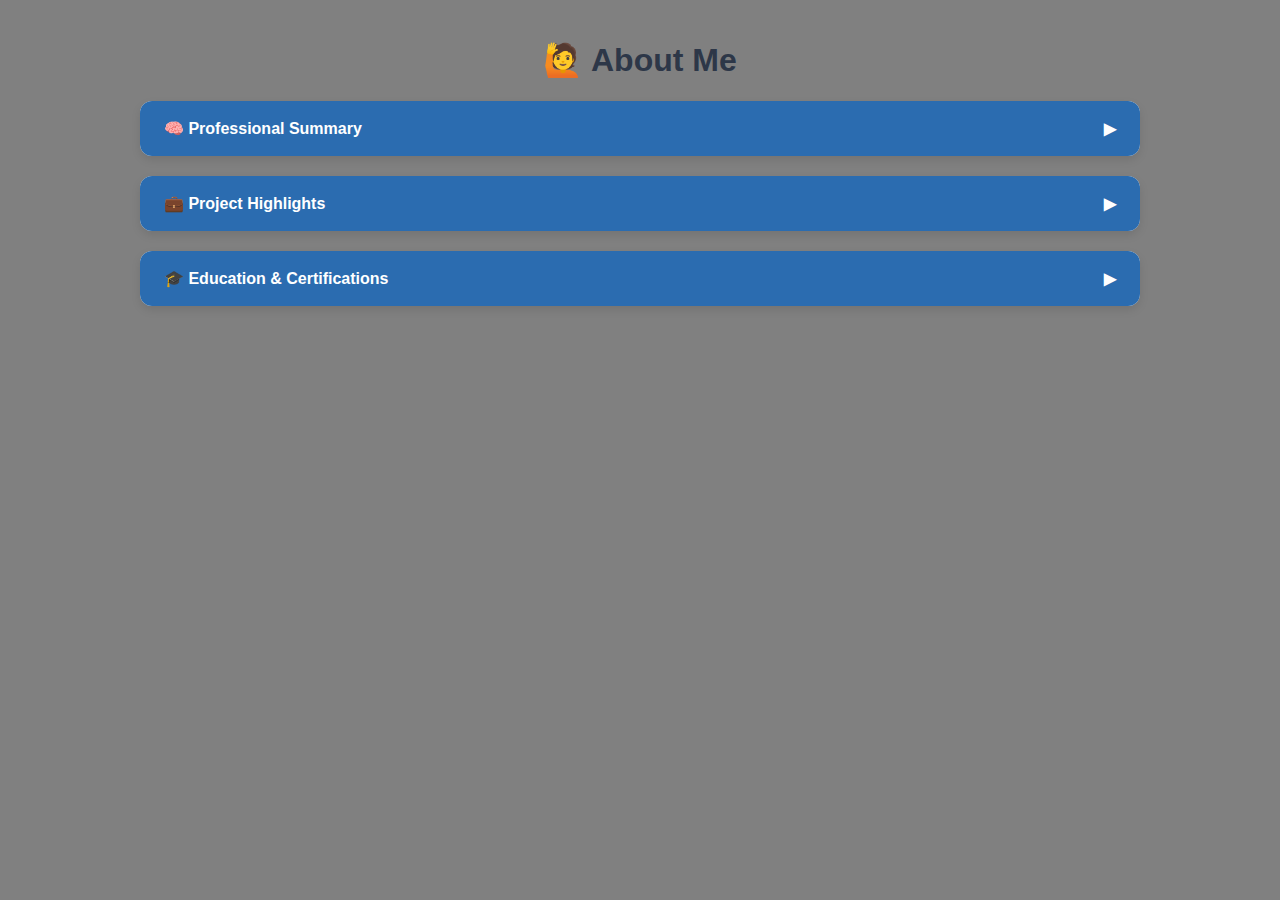
<file: index.html>
<!DOCTYPE html>
<html lang="en">
<head>
  <meta charset="UTF-8" />
  <meta name="viewport" content="width=device-width, initial-scale=1.0"/>
  <title>About Me</title>
  <style>
    body {
      font-family: 'Segoe UI', Tahoma, Geneva, Verdana, sans-serif;
      background-color: grey;
      margin: 0;
      padding: 20px;
    }

    .container {
      max-width: 1000px;
      margin: auto;
    }

    h1 {
      text-align: center;
      color: #2d3748;
    }

    .accordion {
      border-radius: 12px;
      background-color: #fff;
      box-shadow: 0 4px 10px rgba(0,0,0,0.1);
      margin-bottom: 20px;
      overflow: hidden;
    }

    .accordion-header {
      background-color: #2b6cb0;
      color: white;
      padding: 18px 24px;
      cursor: pointer;
      font-weight: bold;
      display: flex;
      justify-content: space-between;
      align-items: center;
    }

    .accordion-header:hover {
      background-color: #24548c;
    }

    .accordion-content {
      max-height: 0;
      overflow: hidden;
      transition: all 0.4s ease;
      background: #f1f5f9;
      padding: 0 24px;
    }

    .accordion-content.show {
      max-height: 2000px;
      padding: 20px 24px;
    }

    .icon {
      transition: transform 0.4s ease;
    }

    .icon.rotate {
      transform: rotate(90deg);
    }

    .entry-title {
      font-weight: bold;
      margin-top: 16px;
      color: #1a202c;
    }

    .entry-sub {
      font-style: italic;
      color: #4a5568;
      margin-bottom: 10px;
    }

    ul {
      margin: 0 0 20px 20px;
      padding: 0;
    }

    p {
      line-height: 1.6;
      margin-bottom: 12px;
    }

    .section-title {
      font-size: 1.1rem;
      font-weight: bold;
      color: #2b6cb0;
      margin-top: 20px;
    }
  </style>
</head>
<body>
  <div class="container">
    <h1> 🙋 About Me </h1>

    <!-- Professional Summary Section -->
    <div class="accordion">
      <div class="accordion-header" onclick="toggleAccordion(this)">
        🧠 Professional Summary <span class="icon">▶</span>
      </div>
      <div class="accordion-content">
        <p>
          I am an enthusiastic, data-driven professional with a strong analytical mindset and a passion for uncovering actionable insights from complex datasets. With proficiency in SQL, Python, Excel, and experience working in cloud environments (AWS, Azure), I specialise in leveraging data to support decision-making, optimise processes, and solve technical challenges.
          </p>
        <p>
          I bring deep expertise in Splunk administration and implementation, including building and managing distributed architectures, configuring components such as search heads, indexers, and forwarders, and developing custom dashboards, alerts, and reports for monitoring and application management. My experience includes working with Linux, Unix, and Windows systems, and configuring Splunk using props.conf, transforms.conf, inputs.conf, and outputs.conf to meet organizational needs.  
        </p>
        <p>
          A highly motivated and detail-oriented professional with a strong focus on solutions. I apply my analytical skills and technical expertise to every task, continuously seeking opportunities to expand my knowledge in data analytic, machine learning, and business intelligence. With a proactive approach to learning, I quickly adapt to new technologies and industry trends. I thrive on tackling complex data projects, automating processes, and making strategic, data-driven decisions that enhance efficiency and innovation. My adaptability, problem-solving mindset, and passion for data make me a valuable asset in any data-driven environment.  
        </p>
        <p>
          I continually invest in upskilling, most recently completing an intensive training in data analytics and cloud technologies. I thrive in dynamic environments that challenge me to learn, adapt, and deliver impactful solutions. My strong problem-solving skills, attention to detail, and passion for data make me a valuable asset to any forward-thinking organisation.
        </p>
      </div>
    </div>

    <!-- Projects Accordion -->
    <div class="accordion">
      <div class="accordion-header" onclick="toggleAccordion(this)">
        💼 Project Highlights <span class="icon">▶</span>
      </div>
      <div class="accordion-content">
        <div class="entry-title">Aviva (via Wipro & Trilogy) – Splunk Admin/Developer</div>
        <div class="entry-sub">📍 London | Mar 2022 – Mar 2025</div>
        <ul>
          <li>Installed, configured, and maintained Splunk Enterprise 8.x, including Search Head and Indexer Clusters, Universal and Heavy Forwarders.</li>
          <li>Designed and implemented high-availability Splunk architectures across multi-data centre environments; supported upgrade and migration efforts to AWS.</li>
          <li>Developed and optimized dashboards, alerts, reports, and custom queries to support monitoring, performance analysis, and Enterprise Security use cases.</li>
          <li>On-boarded diverse data sources performed field extractions (regex/delimiters), and automated routine tasks with custom scripts to enhance efficiency.</li>
          <li>Deployed and managed the Splunk App for Enterprise Security, including correlation searches, risk scoring, and compliance-focused reporting.</li>
          <li>Collaborated with engineers and analysts to troubleshoot issues, enhance business intelligence insights, and maintain infrastructure health.</li>
          <li>Managed user roles, permissions, and supported incident/change management processes using BMC Remedy.</li>
        </ul>

        <div class="entry-title">Goldman Sachs – Splunk Admin/Developer</div>
        <div class="entry-sub">📍 London | Mar 2021 – Feb 2022</div>
        <ul>
          <li>Installed and maintained a distributed Splunk infrastructure with Search Head and Indexer Clustering on AWS; regularly performed upgrades of Splunk instances, syslog servers, and heavy forwarders.</li>
          <li>On-board log data using Universal Forwarders and HTTP Event Collector (HEC); configured inputs via props.conf and transforms.conf to optimize license usage.</li>
          <li>Developed and maintained dashboards, alerts, and scheduled reports across multiple teams; implemented summary indexing and deep-dive glass tables for performance monitoring.</li>
          <li>Administered user roles and access controls to align with security and operational requirements, managed license usage and search quotas.</li>
          <li>Created and optimized data models (CIM), dashboards, and alerts for real-time and historical views into business transactions, infrastructure, and application health.</li>
          <li>Led troubleshooting of Splunk issues (indexing, clustering, SPL errors); collaborated with the Splunk support team for resolution and system tuning.</li>
          <li>Deployed Splunk apps for UNIX/Linux, built use cases for threat detection, and integrated threat intelligence to enhance Enterprise Security functionalities.</li>
        </ul>

        <div class="entry-title">RBS – Splunk Engineer</div>
        <div class="entry-sub">📍 London | Jun 2020 – Feb 2021</div>
        <ul>
          <li>Built dashboards for financial data analysis.</li>
          <li>Used DB Connect and KV Store for log transformation.</li>
          <li>Applied summary indexing and alert tuning.</li>
          <li>Developed complex SPL queries, regular expressions, and field extractions for diverse log sources, applied data masking with SED for sensitive information.</li>
          <li>Implemented summary indexing for performance gains; monitored license usage with custom dashboards and alerts.</li>
          <li>Enhanced modularity with tags and event types; maintained data consistency and dashboard scalability across teams.</li>
        </ul>
      </div>
    </div>

    <!-- Education Accordion -->
    <div class="accordion">
      <div class="accordion-header" onclick="toggleAccordion(this)">
        🎓 Education & Certifications <span class="icon">▶</span>
      </div>
      <div class="accordion-content">
        <div class="entry-title">Just IT Training Ltd, London, UK</div>
        <div class="entry-sub">📅 2024 – 2025 | Digital Skills Bootcamp – Data Technician</div>
        <ul>
          <li>Data, Big Data and Data Structures</li>
          <li>Data Architecture & Governance</li>
          <li>Data Analysis using MS Excel</li>
          <li>Introduction to Data Visualization with MS Excel Tableau and Power BI</li>
          <li>Module 4- Data Analytics – Power BI</li>
          <li>Introduction to Database- Access & SQL Assignment</li>
          <li>Azure Fundamentals - Module 4- Fundamentals of data analytics (Fabric)</li>
          <li>Azure Fundamentals - Module 3- Non -relational data in Azure - Access (DB)</li>
          <li>Azure Fundamentals - Module 2- relational data in Azure (DB)</li>
          <li>Azure Fundamentals - Module 1- core data concepts- Software SAAS, Cloud</li>
          <li>Introduction using R analytical - Data cleaning and EDA with R Studio and R programming</li>
          <li>Data Analysis via Python programming- Utilising Pandas, Matplotlib & Seaborn</li>
        </ul>

        <div class="entry-title">Bharathiar University, India</div>
        <div class="entry-sub">📅 2003 – 2005 | M.Sc. in Statistics with Computer Applications – 75%</div>

        <div class="section-title">🏅 Professional Certifications</div>
        <ul>
          <li>Splunk Certified Cloud Admin</li>
          <li>Splunk Core Certified Power User</li>
        </ul>
      </div>
    </div>
  </div>

  <script>
    function toggleAccordion(header) {
      const icon = header.querySelector(".icon");
      const content = header.nextElementSibling;

      const isOpen = content.classList.contains("show");

      document.querySelectorAll(".accordion-content").forEach(c => c.classList.remove("show"));
      document.querySelectorAll(".icon").forEach(i => i.classList.remove("rotate"));

      if (!isOpen) {
        content.classList.add("show");
        icon.classList.add("rotate");
      }
    }
  </script>
</body>
</html>
</file>
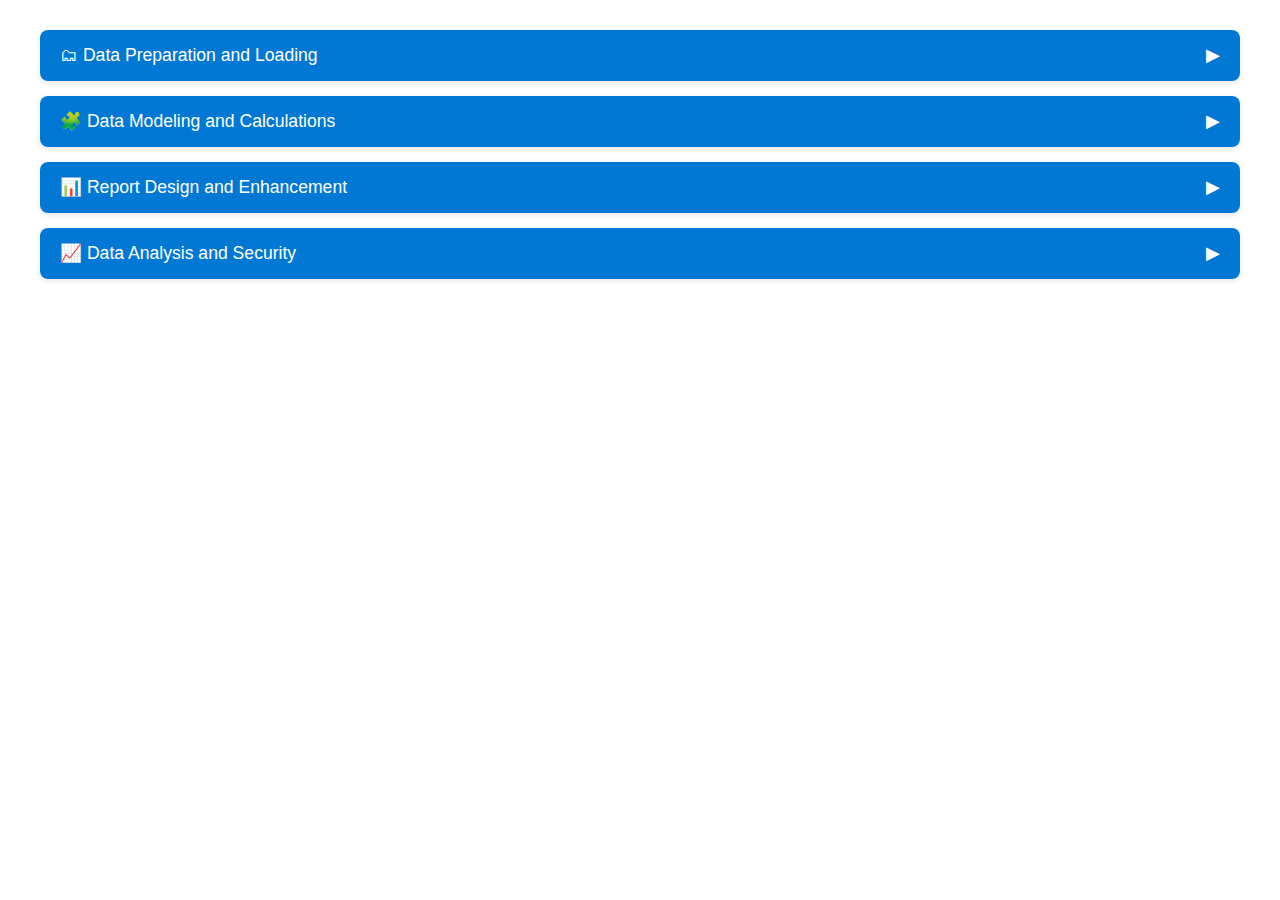
<file: bk_powerBI.html>
<!DOCTYPE html>
<html lang="en">
<head>
  <meta charset="UTF-8">
  <meta name="viewport" content="width=device-width, initial-scale=1.0">
  <title>Power BI Labs</title>
  <style>
    body {
      font-family: 'Segoe UI', Tahoma, Geneva, Verdana, sans-serif;
      background-color: rgba(255,255,255,1);
      margin: 0;
      color: #f8fafc;
    }

    .container {
      max-width: 1200px;
      margin: 20px auto;
      padding: 10px 20px;
    }

    .accordion-section {
      margin-bottom: 15px;
      border-radius: 8px;
      overflow: hidden;
      background-color: rgba(255,255,255,1);
      box-shadow: 0 2px 6px rgba(0,0,0,0.1);
    }

    .accordion-header {
      padding: 15px 20px;
      cursor: pointer;
      background-color: #0078d4;
      color: white;
      font-size: 1.1em;
      transition: background 0.3s ease;
      display: flex;
      justify-content: space-between;
      align-items: center;
    }

    .accordion-header:hover {
      background-color: #005fa3;
    }

    .accordion-content {
      display: none;
      padding: 15px 20px;
      background-color: #fff;
      border-top: 1px solid #ccc;
      color: #1a202c;
    }

    .lab {
      border-left: 4px solid #0078d4;
      padding: 12px 16px;
      margin: 10px 0;
      background: #f9f9fc;
      transition: transform 0.3s ease, background 0.3s ease;
    }

    .lab:hover {
      transform: scale(1.03);
      background-color: #eaf4ff;
    }

    .lab-title {
      font-weight: bold;
      color: #1d3557;
    }

    .lab-desc {
      font-size: 0.95em;
      margin-top: 4px;
    }

    .icon {
      transition: transform 0.4s ease;
    }

    .icon.rotate {
      transform: rotate(90deg);
    }

    @media (max-width: 600px) {
      .accordion-header {
        font-size: 1em;
      }
    }
  </style>
</head>
<body>
  <div class="container">

    <div class="accordion-section">
      <div class="accordion-header">🗂 Data Preparation and Loading <span class="icon">▶</span></div>
      <div class="accordion-content">
        <div class="lab">
          <div class="lab-title">Lab 1: Get Data in Power BI Desktop</div>
          <div class="lab-desc">Learned how to connect to various data sources like Excel, CSV, and web datasets and import them into Power BI.</div>
        </div>
        <div class="lab">
          <div class="lab-title">Lab 2: Load Transformed Data in Power BI Desktop</div>
          <div class="lab-desc">Used Power Query Editor to clean, transform, and load data into Power BI's data model.</div>
        </div>
      </div>
    </div>

    <div class="accordion-section">
      <div class="accordion-header">🧩 Data Modeling and Calculations <span class="icon">▶</span></div>
      <div class="accordion-content">
        <div class="lab">
          <div class="lab-title">Lab 3: Design a Data Model in Power BI</div>
          <div class="lab-desc">Built relationships between tables and optimized data types for analysis.</div>
        </div>
        <div class="lab">
          <div class="lab-title">Lab 4: Create DAX Calculations in Power BI Desktop</div>
          <div class="lab-desc">Created calculated columns and measures using basic DAX.</div>
        </div>
        <div class="lab">
          <div class="lab-title">Lab 5: Create Advanced DAX Calculations</div>
          <div class="lab-desc">Applied time intelligence and logical functions for deeper insights.</div>
        </div>
      </div>
    </div>

    <div class="accordion-section">
      <div class="accordion-header">📊 Report Design and Enhancement <span class="icon">▶</span></div>
      <div class="accordion-content">
        <div class="lab">
          <div class="lab-title">Lab 6: Design a Report in Power BI Desktop</div>
          <div class="lab-desc">Built interactive dashboards using visuals, filters, and slicers.</div>
        </div>
        <div class="lab">
          <div class="lab-title">Lab 7: Enhance a Report in Power BI Desktop</div>
          <div class="lab-desc">Improved layout, added bookmarks, tooltips, and clean formatting.</div>
        </div>
      </div>
    </div>

    <div class="accordion-section">
      <div class="accordion-header">📈 Data Analysis and Security <span class="icon">▶</span></div>
      <div class="accordion-content">
        <div class="lab">
          <div class="lab-title">Lab 8: Perform Data Analysis in Power BI</div>
          <div class="lab-desc">Explored trends and insights using DAX and visual analytics.</div>
        </div>
        <div class="lab">
          <div class="lab-title">Lab 9: Enforce Row-Level Security</div>
          <div class="lab-desc">Implemented role-based access to restrict sensitive data views.</div>
        </div>
      </div>
    </div>

  </div>

  <script>
    const headers = document.querySelectorAll('.accordion-header');

    headers.forEach(header => {
      header.addEventListener('click', () => {
        const content = header.nextElementSibling;
        const icon = header.querySelector(".icon");
        const isOpen = content.style.display === 'block';

        document.querySelectorAll('.accordion-content').forEach(c => c.style.display = 'none');
        document.querySelectorAll('.icon').forEach(i => i.classList.remove('rotate'));

        if (!isOpen) {
          content.style.display = 'block';
          icon.classList.add('rotate');
        }
      });
    });
  </script>
</body>
</html>
</file>
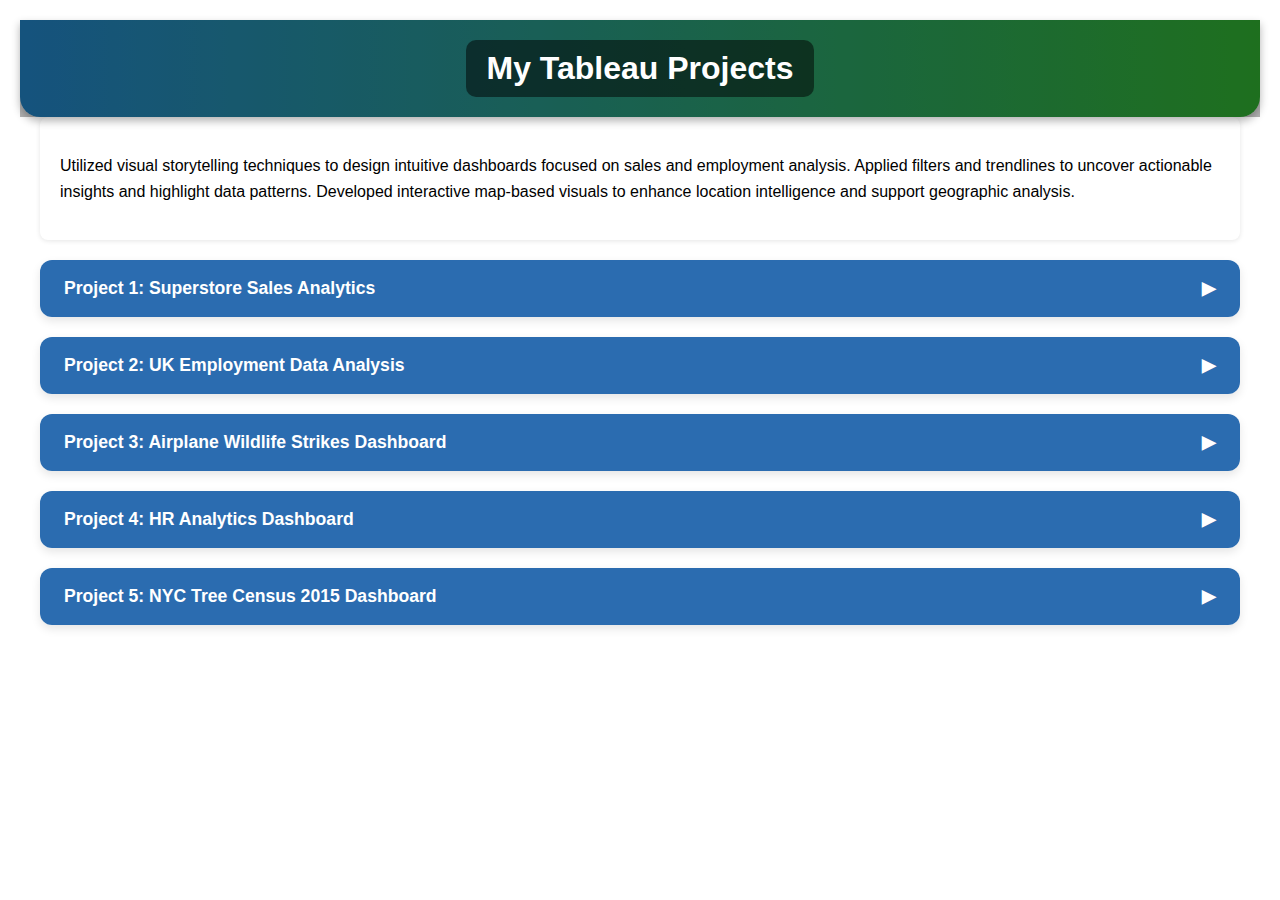
<file: bk_tableau.html>
<!DOCTYPE html>
<html lang="en">
<head>
  <meta charset="UTF-8" />
  <meta name="viewport" content="width=device-width, initial-scale=1.0"/>
  <title>Tableau Projects</title>
  <link rel="stylesheet" href="https://cdnjs.cloudflare.com/ajax/libs/font-awesome/6.5.0/css/all.min.css">

  <style>
    body {
      font-family: 'Segoe UI', Tahoma, Geneva, Verdana, sans-serif;
/*       background-color: #fff; */
/*       background-image: url("bgimg_website.png"); */
      margin: 0;
      padding: 20px;
    }
    

  .modern-header {
  background-color: #1f77b4; 
  padding: 30px 20px;
  border-bottom: 5px solid #2ca02c;
  text-align: center;
  box-shadow: 0 4px 12px rgba(0, 0, 0, 0.2);
}

.header-content {
  max-width: 1000px;
  margin: 0 auto;
  display: flex;
  align-items: center;
  justify-content: center;
  flex-wrap: wrap;
  gap: 20px;
}

.logo {
  height: 60px;
  width: auto;
  border-radius: 10px;
}

.modern-header h1 {
  color: white;
  font-size: 2.2rem;
  font-weight: 600;
  margin: 0;
}

header {
      background: linear-gradient(to right, #1f77b4, #2ca02c), 
              url('https://upload.wikimedia.org/wikipedia/commons/thumb/8/8c/Tableau_Logo.png/600px-Tableau_Logo.png') no-repeat right center;
      background-size: cover;
      color: white;
      padding: 20px;
      text-align: center;
      box-shadow: 0 4px 8px rgba(0, 0, 0, 0.3);
      position: relative;
      border-radius: 0 0 20px 20px;
    }
    header::before {
      content: "";
      position: absolute;
      top: 0; left: 0;
      width: 100%; height: 100%;
      background: rgba(0, 0, 0, 0.3); /* dark overlay */
      z-index: 0;
    }
    header h1 {
      margin: 0;
      font-size: 2rem;
      color: white;
      background-color: rgba(0, 0, 0, 0.5);
      display: inline-block;
      padding: 10px 20px;
      border-radius: 10px;
      position: relative;
      z-index: 1;
    }

    footer {
      background-color: #337EA9;
      color: white;
      text-align: center;
      padding: 20px;
      font-size: 1rem;
      border-top: 4px solid #005a9e;
    }
    .container {
      max-width: 1200px;
      margin: auto;
    }
    h1 {
      text-align: center;
      color: #2d3748;
    }
    .accordion {
      background-color: #ffffff;
      border-radius: 12px;
      box-shadow: 0 4px 10px rgba(0,0,0,0.1);
      margin: 20px 0;
      overflow: hidden;
    }
    .accordion-header {
      background-color: #2b6cb0;
      color: white;
      padding: 18px 24px;
      cursor: pointer;
      font-weight: bold;
      font-size: 1.1rem;
      display: flex;
      justify-content: space-between;
      align-items: center;
    }
    .accordion-header:hover {
      background-color: #24548c;
    }
    .accordion-content {
      max-height: 0;
      overflow: hidden;
      transition: max-height 0.4s ease;
      background: #f1f5f9;
      padding: 0 24px;
    }
    .accordion-content.open {
      max-height: 2000px;
      padding: 20px 24px;
    }
    .zoom-box {
      background-color: #e2e8f0;
      padding: 18px;
      margin: 10px 0;
      border-radius: 8px;
      transition: transform 0.3s ease;
    }
    .zoom-box:hover {
      transform: scale(1.02);
      background-color: #cbd5e1;
    }
    img {
      max-width: 100%;
      border-radius: 8px;
      margin-top: 15px;
    }
    .icon {
      transition: transform 0.4s ease;
    }
    .icon.rotate {
      transform: rotate(90deg);
    }
    .screenshot-scroll {
      max-height: 900px;
      overflow: auto;
      border: 1px solid #ccc;
      border-radius: 8px;
      padding: 10px;
      background-color: #f9fafb;
    }

    iframe {
      width: 100%;
      height: 500px;
      border: none;
    }
    
    .intro {
      background-color: #fff;
      padding: 20px;
      margin-bottom: 20px;
      border-radius: 8px;
      box-shadow: 0 1px 5px rgba(0, 0, 0, 0.1);
      font-size: 1rem;
      line-height: 1.6;
    }

@media (max-width: 600px) {
  .modern-header h1 {
    font-size: 1.5rem;
  }

  .logo {
    height: 40px;
  }

  .header-content {
    flex-direction: column;
    gap: 10px;
  }
}

  </style>
</head>
<body>
  <header>
    <h1>My Tableau Projects</h1>
  </header>

  <div class="container">

    <!-- Intro Paragraph -->
    <div class="intro">
      <p>
        Utilized visual storytelling techniques to design intuitive dashboards focused on sales and employment analysis.
        Applied filters and trendlines to uncover actionable insights and highlight data patterns.
        Developed interactive map-based visuals to enhance location intelligence and support geographic analysis.
      </p>
    </div>

  <div class="container">
    <!-- Existing Project 1 -->
    <div class="accordion">
      <div class="accordion-header" onclick="toggleAccordion(this)">
        Project 1: Superstore Sales Analytics <span class="icon">▶</span>
      </div>
      <div class="accordion-content">
        <div class="zoom-box">
          <strong>Project Summary:</strong>
          <ul>
            <li>Interactive Tableau dashboard analyzing Superstore performance across key business dimensions. The visualization provides actionable insights into regional sales, shipping efficiency, profitability, and order prioritization.</li>
          </ul>
        </div>
        <div class="zoom-box">
          <strong>My Dashboard</strong><br>
          <div class='tableauPlaceholder' id='viz1752489006741' style='position: relative'><noscript><a href='#'><img alt=' Superstore sales overview ' src='https:&#47;&#47;public.tableau.com&#47;static&#47;images&#47;Su&#47;Superstoresalesoverview_17466269298260&#47;SuperstoreSalesOverview&#47;1_rss.png' style='border: none' /></a></noscript><object class='tableauViz'  style='display:none;'><param name='host_url' value='https%3A%2F%2Fpublic.tableau.com%2F' /> <param name='embed_code_version' value='3' /> <param name='site_root' value='' /><param name='name' value='Superstoresalesoverview_17466269298260&#47;SuperstoreSalesOverview' /><param name='tabs' value='no' /><param name='toolbar' value='yes' /><param name='static_image' value='https:&#47;&#47;public.tableau.com&#47;static&#47;images&#47;Su&#47;Superstoresalesoverview_17466269298260&#47;SuperstoreSalesOverview&#47;1.png' /> <param name='animate_transition' value='yes' /><param name='display_static_image' value='yes' /><param name='display_spinner' value='yes' /><param name='display_overlay' value='yes' /><param name='display_count' value='yes' /><param name='language' value='en-GB' /></object></div>                <script type='text/javascript'>                    var divElement = document.getElementById('viz1752489006741');                    var vizElement = divElement.getElementsByTagName('object')[0];                    if ( divElement.offsetWidth > 800 ) { vizElement.style.width='100%';vizElement.style.height=(divElement.offsetWidth*0.75)+'px';} else if ( divElement.offsetWidth > 500 ) { vizElement.style.width='100%';vizElement.style.height=(divElement.offsetWidth*0.75)+'px';} else { vizElement.style.width='100%';vizElement.style.height='1677px';}                     var scriptElement = document.createElement('script');                    scriptElement.src = 'https://public.tableau.com/javascripts/api/viz_v1.js';                    vizElement.parentNode.insertBefore(scriptElement, vizElement);                </script>
          <div class="screenshot-scroll">
            <div class='tableauPlaceholder' id='vizSuperstore'></div>
          </div>
        </div>
      </div>
    </div>

    <!-- Existing Project 2 -->
    <div class="accordion">
      <div class="accordion-header" onclick="toggleAccordion(this)">
        Project 2: UK Employment Data Analysis <span class="icon">▶</span>
      </div>
      <div class="accordion-content">
        <div class="zoom-box">
          <strong>Project Summary:</strong>
          <ul>
            <li>This Tableau dashboard analyzes UK employment trends across major cities from 2011 to 2014, highlighting key changes in various industries.</li>
          </ul>
        </div>
        <div class="zoom-box">
          <strong>My Dashboard:</strong><br>
          <div class='tableauPlaceholder' id='viz1752489131662' style='position: relative'><noscript><a href='#'><img alt='UK Employment Dashboard ' src='https:&#47;&#47;public.tableau.com&#47;static&#47;images&#47;D7&#47;D7QSD97ZW&#47;1_rss.png' style='border: none' /></a></noscript><object class='tableauViz'  style='display:none;'><param name='host_url' value='https%3A%2F%2Fpublic.tableau.com%2F' /> <param name='embed_code_version' value='3' /> <param name='path' value='shared&#47;D7QSD97ZW' /> <param name='toolbar' value='yes' /><param name='static_image' value='https:&#47;&#47;public.tableau.com&#47;static&#47;images&#47;D7&#47;D7QSD97ZW&#47;1.png' /> <param name='animate_transition' value='yes' /><param name='display_static_image' value='yes' /><param name='display_spinner' value='yes' /><param name='display_overlay' value='yes' /><param name='display_count' value='yes' /><param name='language' value='en-GB' /></object></div>                <script type='text/javascript'>                    var divElement = document.getElementById('viz1752489131662');                    var vizElement = divElement.getElementsByTagName('object')[0];                    if ( divElement.offsetWidth > 800 ) { vizElement.style.width='100%';vizElement.style.height=(divElement.offsetWidth*0.75)+'px';} else if ( divElement.offsetWidth > 500 ) { vizElement.style.width='100%';vizElement.style.height=(divElement.offsetWidth*0.75)+'px';} else { vizElement.style.width='100%';vizElement.style.height='1527px';}                     var scriptElement = document.createElement('script');                    scriptElement.src = 'https://public.tableau.com/javascripts/api/viz_v1.js';                    vizElement.parentNode.insertBefore(scriptElement, vizElement);                </script>
          <div class="screenshot-scroll">
            <div class='tableauPlaceholder' id='vizUKEmployment'></div>
          </div>
        </div>
      </div>
    </div>

    <!-- New Project 3 -->
    <div class="accordion">
      <div class="accordion-header" onclick="toggleAccordion(this)">
        Project 3: Airplane Wildlife Strikes Dashboard <span class="icon">▶</span>
      </div>
      <div class="accordion-content">
        <div class="zoom-box">
          <strong>Overview:</strong>
          <ul>
            <li>Visual analysis of wildlife strikes across U.S. airports including cost, frequency, and trends.</li>
            <li>Design includes treemaps, line charts, and airport rank visualization.</li>
          </ul>
        </div>
        <div class="zoom-box">
          <strong>My Dashboard:</strong>
            <div class='tableauPlaceholder' id='viz1752562423426' style='position: relative'><noscript><a href='#'><img alt='Dashboard 1 ' src='https:&#47;&#47;public.tableau.com&#47;static&#47;images&#47;Ai&#47;AirplaneWildlifeStrikes_17522233992050&#47;Dashboard1&#47;1_rss.png' style='border: none' /></a></noscript><object class='tableauViz'  style='display:none;'><param name='host_url' value='https%3A%2F%2Fpublic.tableau.com%2F' /> <param name='embed_code_version' value='3' /> <param name='site_root' value='' /><param name='name' value='AirplaneWildlifeStrikes_17522233992050&#47;Dashboard1' /><param name='tabs' value='no' /><param name='toolbar' value='yes' /><param name='static_image' value='https:&#47;&#47;public.tableau.com&#47;static&#47;images&#47;Ai&#47;AirplaneWildlifeStrikes_17522233992050&#47;Dashboard1&#47;1.png' /> <param name='animate_transition' value='yes' /><param name='display_static_image' value='yes' /><param name='display_spinner' value='yes' /><param name='display_overlay' value='yes' /><param name='display_count' value='yes' /><param name='language' value='en-GB' /></object></div>                <script type='text/javascript'>                    var divElement = document.getElementById('viz1752562423426');                    var vizElement = divElement.getElementsByTagName('object')[0];                    if ( divElement.offsetWidth > 800 ) { vizElement.style.width='1366px';vizElement.style.height='795px';} else if ( divElement.offsetWidth > 500 ) { vizElement.style.width='1366px';vizElement.style.height='795px';} else { vizElement.style.width='100%';vizElement.style.height='1827px';}                     var scriptElement = document.createElement('script');                    scriptElement.src = 'https://public.tableau.com/javascripts/api/viz_v1.js';                    vizElement.parentNode.insertBefore(scriptElement, vizElement);                </script>
          <div class="screenshot-scroll">
            <div class='tableauPlaceholder' id='vizWildlife'></div>
          </div>
        </div>
      </div>
    </div>

    <!-- New Project 4 -->
    <div class="accordion">
      <div class="accordion-header" onclick="toggleAccordion(this)">
        Project 4: HR Analytics Dashboard <span class="icon">▶</span>
      </div>
      <div class="accordion-content">
        <div class="zoom-box">
          <strong>Project Overview:</strong>
          <ul>
            <li>Analyzes employee attrition, job satisfaction, demographics, and performance using interactive panels and filters.</li>
          </ul>
        </div>
        <div class="zoom-box">
          <strong>My Dashboard:</strong>
          <div class='tableauPlaceholder' id='viz1752562476250' style='position: relative'><noscript><a href='#'><img alt='HR ANALYTICS DASHBOARD ' src='https:&#47;&#47;public.tableau.com&#47;static&#47;images&#47;HR&#47;HR_Data_Analytic_17520615340030&#47;HRANALYTICSDASHBOARD&#47;1_rss.png' style='border: none' /></a></noscript><object class='tableauViz'  style='display:none;'><param name='host_url' value='https%3A%2F%2Fpublic.tableau.com%2F' /> <param name='embed_code_version' value='3' /> <param name='site_root' value='' /><param name='name' value='HR_Data_Analytic_17520615340030&#47;HRANALYTICSDASHBOARD' /><param name='tabs' value='no' /><param name='toolbar' value='yes' /><param name='static_image' value='https:&#47;&#47;public.tableau.com&#47;static&#47;images&#47;HR&#47;HR_Data_Analytic_17520615340030&#47;HRANALYTICSDASHBOARD&#47;1.png' /> <param name='animate_transition' value='yes' /><param name='display_static_image' value='yes' /><param name='display_spinner' value='yes' /><param name='display_overlay' value='yes' /><param name='display_count' value='yes' /><param name='language' value='en-GB' /></object></div>                <script type='text/javascript'>                    var divElement = document.getElementById('viz1752562476250');                    var vizElement = divElement.getElementsByTagName('object')[0];                    if ( divElement.offsetWidth > 800 ) { vizElement.style.width='1366px';vizElement.style.height='795px';} else if ( divElement.offsetWidth > 500 ) { vizElement.style.width='1366px';vizElement.style.height='795px';} else { vizElement.style.width='100%';vizElement.style.height='2127px';}                     var scriptElement = document.createElement('script');                    scriptElement.src = 'https://public.tableau.com/javascripts/api/viz_v1.js';                    vizElement.parentNode.insertBefore(scriptElement, vizElement);                </script>
          <div class="screenshot-scroll">
            <div class='tableauPlaceholder' id='vizHR'></div>
          </div>
        </div>
      </div>
    </div>

    <!-- New Project 5 -->
    <div class="accordion">
      <div class="accordion-header" onclick="toggleAccordion(this)">
        Project 5: NYC Tree Census 2015 Dashboard <span class="icon">▶</span>
      </div>
      <div class="accordion-content">
        <div class="zoom-box">
          <strong>Project Overview:</strong>
          <ul>
            <li>Interactive dashboard analyzing urban forestry data including tree health, species, and distribution across boroughs.</li>
          </ul>
        </div>
        <div class="zoom-box">
          <strong>My Dashboard:</strong>
          <div class='tableauPlaceholder' id='viz1752562526592' style='position: relative'><noscript><a href='#'><img alt=' ' src='https:&#47;&#47;public.tableau.com&#47;static&#47;images&#47;NY&#47;NYC_tree_census_data_2015&#47;Dashboard1&#47;1_rss.png' style='border: none' /></a></noscript><object class='tableauViz'  style='display:none;'><param name='host_url' value='https%3A%2F%2Fpublic.tableau.com%2F' /> <param name='embed_code_version' value='3' /> <param name='site_root' value='' /><param name='name' value='NYC_tree_census_data_2015&#47;Dashboard1' /><param name='tabs' value='yes' /><param name='toolbar' value='yes' /><param name='static_image' value='https:&#47;&#47;public.tableau.com&#47;static&#47;images&#47;NY&#47;NYC_tree_census_data_2015&#47;Dashboard1&#47;1.png' /> <param name='animate_transition' value='yes' /><param name='display_static_image' value='yes' /><param name='display_spinner' value='yes' /><param name='display_overlay' value='yes' /><param name='display_count' value='yes' /><param name='language' value='en-GB' /></object></div>                <script type='text/javascript'>                    var divElement = document.getElementById('viz1752562526592');                    var vizElement = divElement.getElementsByTagName('object')[0];                    if ( divElement.offsetWidth > 800 ) { vizElement.style.width='100%';vizElement.style.height=(divElement.offsetWidth*0.75)+'px';} else if ( divElement.offsetWidth > 500 ) { vizElement.style.width='100%';vizElement.style.height=(divElement.offsetWidth*0.75)+'px';} else { vizElement.style.width='100%';vizElement.style.minHeight='2650px';vizElement.style.maxHeight=(divElement.offsetWidth*1.77)+'px';}                     var scriptElement = document.createElement('script');                    scriptElement.src = 'https://public.tableau.com/javascripts/api/viz_v1.js';                    vizElement.parentNode.insertBefore(scriptElement, vizElement);                </script>
          <div class="screenshot-scroll">
            <div class='tableauPlaceholder' id='vizNYCTree'></div>
          </div>
        </div>
      </div>
    </div>
  </div>

 <!--
<footer>
    &copy; 2025 Logambigai Kuppusamy | Data Analytics Portfolio  
     <a href="https://www.linkedin.com/in/logak" target="_blank" style="color:white; margin-right: 15px;">
    <i class="fab fa-linkedin fa-lg"></i>
    </a>
    <a href="https://github.com/logambigaik" target="_blank" style="color:white;">
    <i class="fab fa-github fa-lg"></i>
    </a>
 </footer>
  -->
   
    
<!--   <script type="text/javascript">
    function toggleAccordion(header) {
      const icon = header.querySelector(".icon");
      const content = header.nextElementSibling;
      const isOpen = content.classList.contains("open");
      document.querySelectorAll(".accordion-content").forEach(c => c.classList.remove("open"));
      document.querySelectorAll(".icon").forEach(i => i.classList.remove("rotate"));
      if (!isOpen) {
        content.classList.add("open");
        icon.classList.add("rotate");
      }
    }

    function loadTableau(vizId, url) {
      const container = document.getElementById(vizId);
      container.innerHTML = `
        <object class='tableauViz' style='width:100%; height:800px;'>
          <param name='host_url' value='https%3A%2F%2Fpublic.tableau.com%2F' />
          <param name='embed_code_version' value='3' />
          <param name='site_root' value='' />
          <param name='name' value='${url}' />
          <param name='tabs' value='no' />
          <param name='toolbar' value='yes' />
          <param name='static_image' value='' />
          <param name='animate_transition' value='yes' />
          <param name='display_static_image' value='yes' />
          <param name='display_spinner' value='yes' />
          <param name='display_overlay' value='yes' />
          <param name='display_count' value='yes' />
          <param name='language' value='en-GB' />
        </object>
      `;
    }

    window.onload = function() {
      loadTableau('vizSuperstore', 'Superstoresalesoverview_17466269298260/SuperstoreSalesOverview');
      loadTableau('vizUKEmployment', 'UKEmploymentData_17466118827160/UKDashboard');
      loadTableau('vizWildlife', 'AirplaneWildlifeStrikes_17522233992050/Dashboard1');
      loadTableau('vizHR', 'HR_Data_Analytic_17520615340030/HRANALYTICSDASHBOARD');
      loadTableau('vizNYCTree', 'NYC_tree_census_data_2015/Dashboard1');

      const script = document.creat
      script.src = 'https://public.tableau.com/javascripts/api/viz_v1.js';
      document.body.appendChild(script);
    };
  </script>  
  </body>  -->
  </body>
</html>
</file>
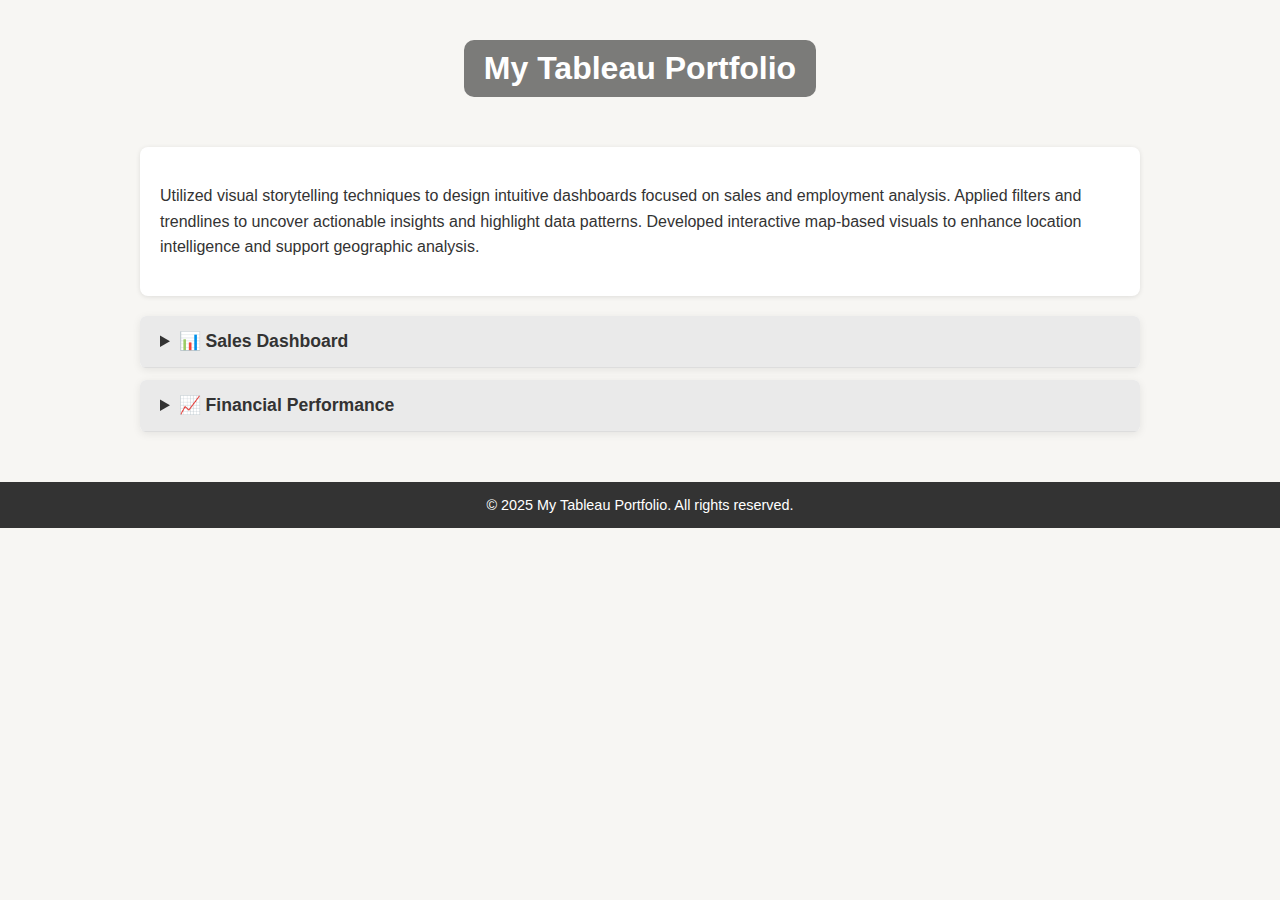
<file: header.html>
<!DOCTYPE html>
<html lang="en">
<head>
  <meta charset="UTF-8" />
  <meta name="viewport" content="width=device-width, initial-scale=1.0"/>
  <title>Tableau Projects Portfolio</title>
  <style>
    body {
      font-family: 'Segoe UI', Tahoma, Geneva, Verdana, sans-serif;
      margin: 0;
      padding: 0;
      background-color: #f7F6F3;
      color: #333;
    }

    header {
      background: url('https://source.unsplash.com/1600x400/?data,technology') center/cover no-repeat;
      color: white;
      text-align: center;
      padding: 40px 20px 20px;
    }

    header h1 {
      margin: 0;
      font-size: 2rem;
      background-color: rgba(0, 0, 0, 0.5);
      display: inline-block;
      padding: 10px 20px;
      border-radius: 10px;
    }

    .container {
      max-width: 1000px;
      margin: 30px auto;
      padding: 0 15px;
    }

    .intro {
      background-color: #fff;
      padding: 20px;
      margin-bottom: 20px;
      border-radius: 8px;
      box-shadow: 0 1px 5px rgba(0, 0, 0, 0.1);
      font-size: 1rem;
      line-height: 1.6;
    }

    .accordion {
      background-color: #fff;
      border-radius: 6px;
      box-shadow: 0 2px 8px rgba(0, 0, 0, 0.08);
      margin-bottom: 12px;
      overflow: hidden;
      transition: box-shadow 0.2s;
    }

    .accordion summary {
      cursor: pointer;
      padding: 15px 20px;
      font-size: 1.1rem;
      font-weight: 600;
      background-color: #eaeaea;
      border-bottom: 1px solid #ddd;
    }

    .accordion summary:hover {
      background-color: #dcdcdc;
    }

    .accordion[open] {
      box-shadow: 0 4px 16px rgba(0, 0, 0, 0.1);
    }

    .accordion-content {
      padding: 15px 20px;
      background-color: #fff;
    }

    footer {
      background-color: #333;
      color: #fff;
      text-align: center;
      padding: 15px 10px;
      font-size: 0.9rem;
      margin-top: 50px;
    }

    iframe {
      width: 100%;
      height: 500px;
      border: none;
    }

    @media (max-width: 600px) {
      header h1 {
        font-size: 1.5rem;
        padding: 8px 16px;
      }

      iframe {
        height: 300px;
      }
    }
  </style>
</head>
<body>

  <header>
    <h1>My Tableau Portfolio</h1>
  </header>

  <div class="container">

    <!-- Intro Paragraph -->
    <div class="intro">
      <p>
        Utilized visual storytelling techniques to design intuitive dashboards focused on sales and employment analysis.
        Applied filters and trendlines to uncover actionable insights and highlight data patterns.
        Developed interactive map-based visuals to enhance location intelligence and support geographic analysis.
      </p>
    </div>

    <!-- Tableau Projects -->
    <details class="accordion">
      <summary>📊 Sales Dashboard</summary>
      <div class="accordion-content">
        <iframe src="https://public.tableau.com/views/RegionalSampleWorkbook/Storms" allowfullscreen></iframe>
      </div>
    </details>

    <details class="accordion">
      <summary>📈 Financial Performance</summary>
      <div class="accordion-content">
        <iframe src="https://public.tableau.com/views/WorldIndicators/GDPpercapita" allowfullscreen></iframe>
      </div>
    </details>

  </div>

  <footer>
    &copy; 2025 My Tableau Portfolio. All rights reserved.
  </footer>

</body>
</html>
</file>
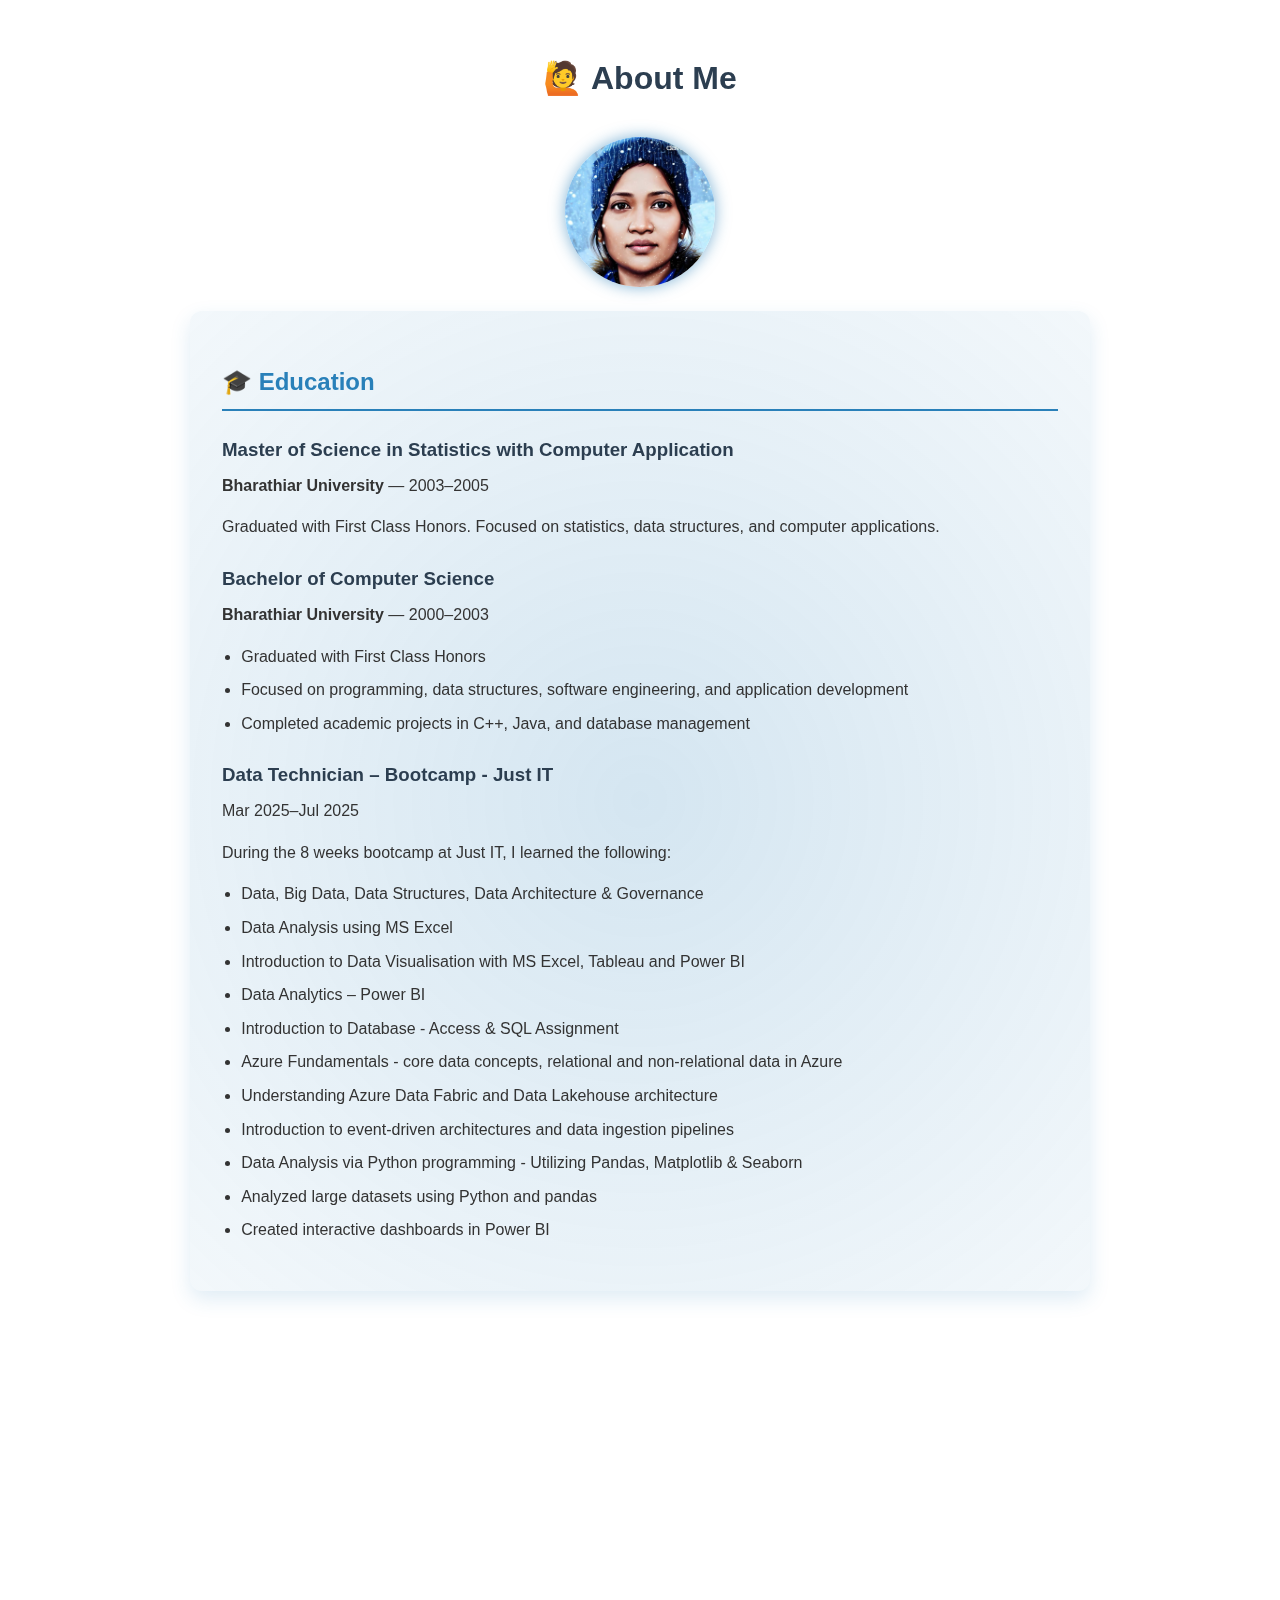
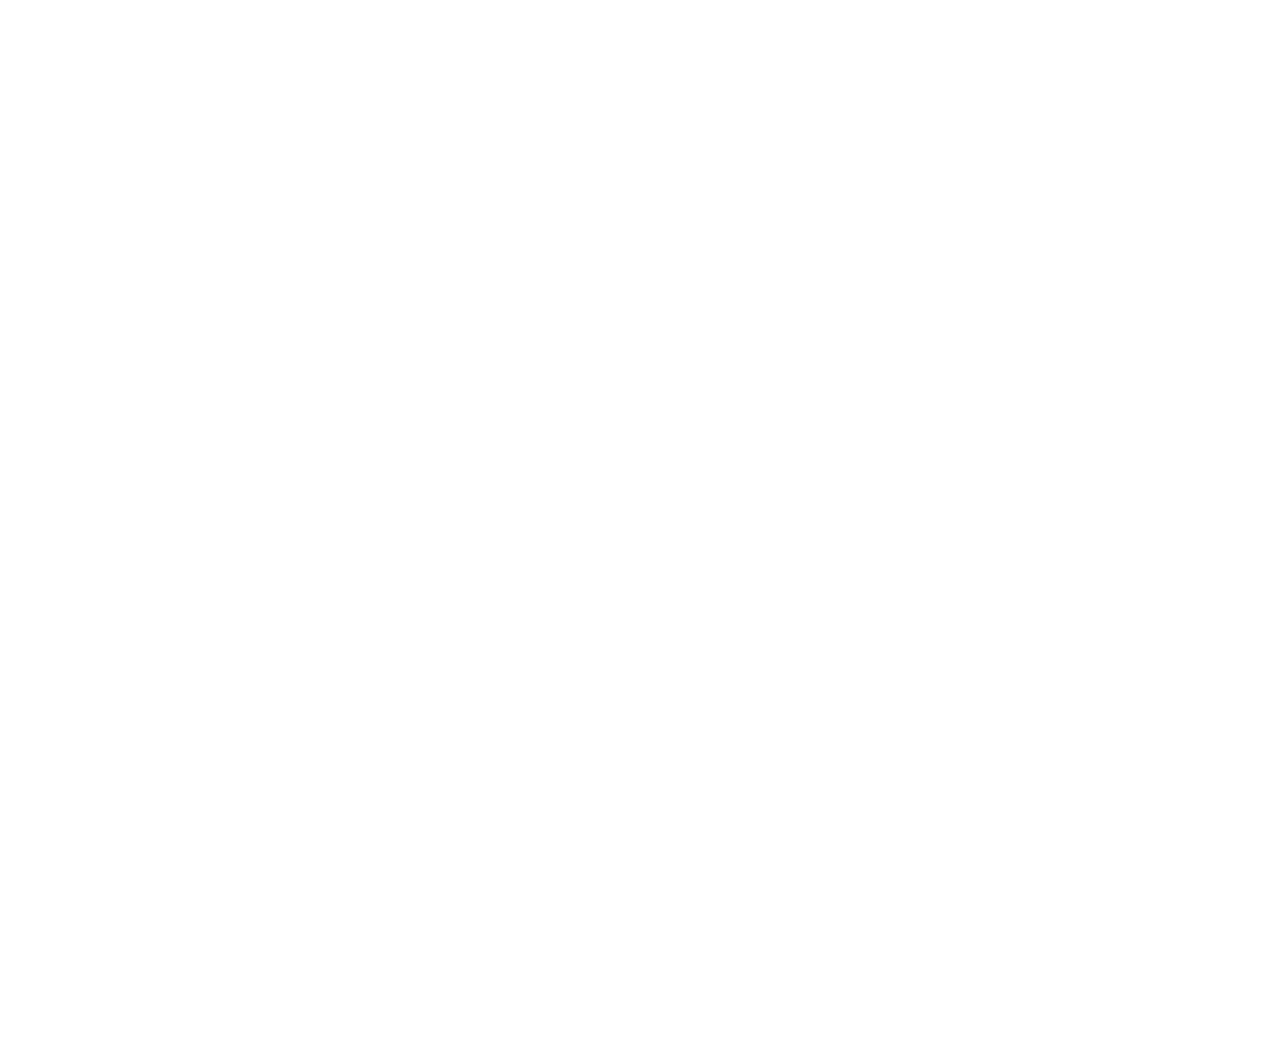
<file: me.html>
<!DOCTYPE html>
<html lang="en">
<head>
  <meta charset="UTF-8" />
  <meta name="viewport" content="width=device-width, initial-scale=1" />
  <title>Professional Portfolio</title>
  <!-- AOS Animation CSS -->
  <link href="https://cdn.jsdelivr.net/npm/aos@2.3.4/dist/aos.css" rel="stylesheet" />
  <style>
    body {
      font-family: 'Segoe UI', Tahoma, Geneva, Verdana, sans-serif;
      margin: 0;
      padding: 2rem;
      color: #333;
/*       background: linear-gradient(135deg, #f0f4ff, #d9e4ff); */
      background: none !important;
      line-height: 1.6;
    }
    .container {
      max-width: 900px;
      margin: 0 auto;
      padding: 0 1rem;
    }
    h1 {
      text-align: center;
      color: #2c3e50;
      margin-bottom: 2rem;
    }
    .profile-img {
      display: block;
      width: 150px;
      height: 150px;
      border-radius: 50%;
      margin: 0 auto 1.5rem;
      object-fit: cover;
      box-shadow: 0 0 15px rgba(41, 128, 185, 0.6);
      transition: transform 0.3s ease, box-shadow 0.3s ease;
    }
    .profile-img:hover {
      transform: scale(1.1);
      box-shadow: 0 0 30px rgba(41, 128, 185, 1);
    }
    .card {
/*       background: white; */
       background: none !important;
      border-radius: 12px;
      padding: 2rem;
      margin-bottom: 2rem;
      box-shadow: 0 8px 20px rgba(41, 128, 185, 0.15);
      transition: transform 0.3s ease, box-shadow 0.3s ease;
      position: relative;
      overflow: hidden;
    }
    .card::before {
      content: "";
      position: absolute;
      top: -50%;
      left: -50%;
      width: 200%;
      height: 200%;
      background: radial-gradient(circle at center, rgba(41,128,185,0.2), transparent 70%); 
/*       background: none !important; */
/*       animation: glow 4s ease-in-out infinite alternate; */
/*       animation: textGradientMove 5s ease infinite; */
      animation: glow 4s ease-in-out infinite alternate, textGradientMove 5s ease infinite;
      pointer-events: none;
      border-radius: 12px;
      z-index: 0;
    }
    .card:hover {
      transform: scale(1.03);
      box-shadow: 0 12px 30px rgba(41, 128, 185, 0.3);
    }
    @keyframes glow {
      0% {
        filter: blur(8px);
        opacity: 0.3;
      }
      100% {
        filter: blur(20px);
        opacity: 0.6;
      }
    }

    @keyframes textGradientMove {
      0% {
        background-position: 0% 50%;
      }
    100% {
        background-position: 100% 50%;
      }  
    }

    
    .card h2 {
      border-bottom: 2px solid #2980b9;
      padding-bottom: 0.5rem;
      color: #2980b9;
      margin-bottom: 1rem;
      position: relative;
      z-index: 1;
    }
    .item {
      margin-top: 1.5rem;
      position: relative;
      z-index: 1;
    }
    .item h3 {
      margin: 0 0 0.5rem 0;
      color: #2c3e50;
    }
    .item p, .item ul {
      margin: 0 0 1rem 0;
    }
    ul {
      padding-left: 1.2rem;
    }
    ul li {
      margin-bottom: 0.5rem;
    }
    @media (max-width: 600px) {
      .card {
        padding: 1rem;
      }
      .profile-img {
        width: 120px;
        height: 120px;
        margin-bottom: 1rem;
      }
    }
  </style>
</head>
<body>

  <div class="container">
    <h1 data-aos="fade-down" data-aos-duration="800">🙋 About Me</h1>

    <img src="loga_dp.jpeg" alt="Data Illustration" class="profile-img" data-aos="zoom-in" data-aos-duration="800" />

    <!-- Education Section -->
    <section class="card" data-aos="fade-up" data-aos-duration="1000" data-aos-delay="100">
      <h2>🎓 Education</h2>

      <div class="item" data-aos="fade-up" data-aos-duration="800" data-aos-delay="200">
        <h3>Master of Science in Statistics with Computer Application</h3>
        <p><strong>Bharathiar University</strong> — 2003–2005</p>
        <p>Graduated with First Class Honors. Focused on statistics, data structures, and computer applications.</p>
      </div>

      <div class="item">
        <h3>Bachelor of Computer Science</h3>
        <p><strong>Bharathiar University</strong> — 2000–2003</p>
        <ul>
          <li>Graduated with First Class Honors</li>
          <li>Focused on programming, data structures, software engineering, and application development</li>
          <li>Completed academic projects in C++, Java, and database management</li>
        </ul>
      </div>

      <div class="item" data-aos="fade-up" data-aos-duration="800" data-aos-delay="800">
        <h3>Data Technician – Bootcamp - Just IT</h3>
        <p>Mar 2025–Jul 2025</p>
        <p>During the 8 weeks bootcamp at Just IT, I learned the following:</p>
        <ul>
          <li>Data, Big Data, Data Structures, Data Architecture & Governance</li>
          <li>Data Analysis using MS Excel</li>
          <li>Introduction to Data Visualisation with MS Excel, Tableau and Power BI</li>
          <li>Data Analytics – Power BI</li>
          <li>Introduction to Database - Access & SQL Assignment</li>
          <li>Azure Fundamentals - core data concepts, relational and non-relational data in Azure</li>
          <li>Understanding Azure Data Fabric and Data Lakehouse architecture</li>
          <li>Introduction to event-driven architectures and data ingestion pipelines</li>
          <li>Data Analysis via Python programming - Utilizing Pandas, Matplotlib & Seaborn</li>
          <li>Analyzed large datasets using Python and pandas</li>
          <li>Created interactive dashboards in Power BI</li>
        </ul>
      </div>
    </section>

    <!-- IT Experience Section -->
    <section class="card" data-aos="fade-up" data-aos-duration="1000" data-aos-delay="400">
      <h2>💼 IT Experience</h2>

      <div class="item" data-aos="fade-up" data-aos-duration="800" data-aos-delay="500">
        <h3>Splunk Admin/Developer - Aviva</h3>
        <p>Mar 2022–Present</p>
        <ul>
          <li>Worked on full-stack web applications using React, Node.js, and PostgreSQL.</li>
          <li>Implemented RESTful APIs and optimized database performance.</li>
          <li>Collaborated with cross-functional teams using Agile methodology.</li>
        </ul>
      </div>

      <div class="item" data-aos="fade-up" data-aos-duration="800" data-aos-delay="600">
        <h3>Splunk Admin/Developer - Goldman Sachs </h3>
        <p>Mar 2022–Mar 2025</p>
        <ul>
          <li>Installed, configured, and maintained Splunk Enterprise 8.x, including Search Head and Indexer Clusters, Universal and Heavy Forwarders.</li>
          <li>Designed and implemented high-availability Splunk architectures across multi-data centre environments; supported upgrade and migration efforts to AWS.</li>
          <li>Developed and optimized dashboards, alerts, reports, and custom queries to support monitoring, performance analysis, and Enterprise Security use cases.</li>
          <li>On-boarded diverse data sources, performed field extractions (regex/delimiters), and automated routine tasks with custom scripts to enhance efficiency.</li>
          <li>Deployed and managed the Splunk App for Enterprise Security, including correlation searches, risk scoring, and compliance-focused reporting.</li>
          <li>Collaborated with engineers and analysts to troubleshoot issues, enhance business intelligence insights, and maintain infrastructure health.</li>
          <li>Managed user roles, permissions, and supported incident/change management processes using BMC Remedy.</li>
        </ul>
      </div>

      <div class="item" data-aos="fade-up" data-aos-duration="800" data-aos-delay="700">
        <h3>Splunk Admin/Developer - RBS</h3>
        <p>Mar 2021–Feb 2022</p>
        <ul>
          <li>Installed and maintained a distributed Splunk infrastructure with Search Head and Indexer Clustering on AWS; regularly performed upgrades of Splunk instances, syslog servers, and heavy forwarders.</li>
          <li>On-boarded log data using Universal Forwarders and HTTP Event Collector (HEC); configured inputs via props.conf and transforms.conf to optimize license usage.</li>
          <li>Developed and maintained dashboards, alerts, and scheduled reports across multiple teams; implemented summary indexing and deep-dive glass tables for performance monitoring.</li>
          <li>Created and optimized data models (CIM), dashboards, and alerts for real-time and historical views into business transactions, infrastructure, and application health.</li>
          <li>Deployed Splunk apps for UNIX/Linux, built use cases for threat detection, and integrated threat intelligence to enhance Enterprise Security functionalities.</li>
        </ul>
      </div>
    </section>
  </div>

  <!-- AOS Animation JS -->
  <script src="https://cdn.jsdelivr.net/npm/aos@2.3.4/dist/aos.js"></script>
  <script>
    AOS.init({
      once: true,
      easing: 'ease-out-cubic',
      duration: 800,
    });
  </script>

</body>
</html>
</file>
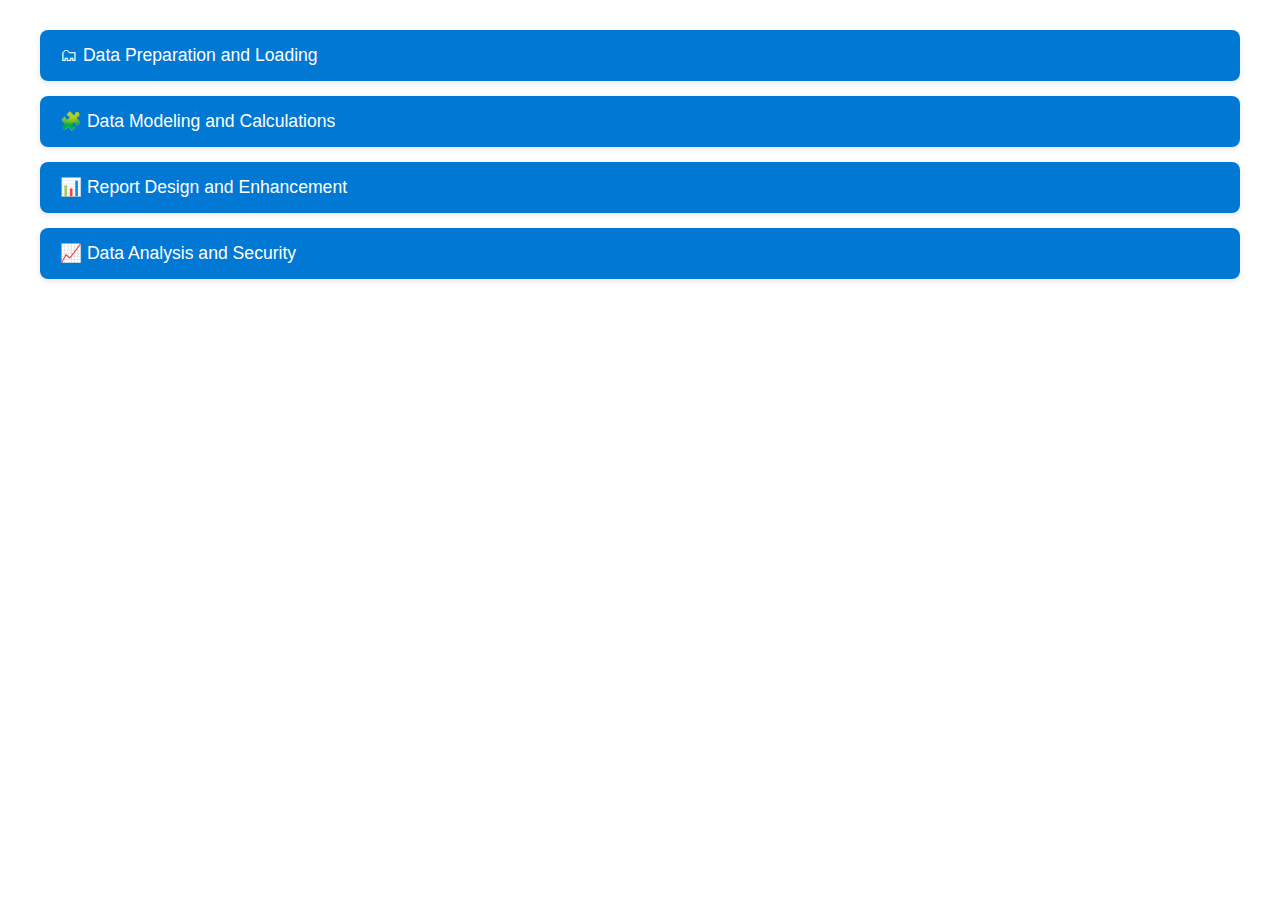
<file: powerBI.html>
<!DOCTYPE html>
<html lang="en">
<head>
  <meta charset="UTF-8" />
  <meta name="viewport" content="width=device-width, initial-scale=1.0"/>
  <title>Power BI Labs</title>
  <style>
    body {
      font-family: 'Segoe UI', sans-serif;
      margin: 0;
      background-color: 'darkblue';
    }

    .container {
      max-width: 1200px;
      margin: 20px auto;
      padding: 10px 20px;
    }

    .accordion-section {
      margin-bottom: 15px;
      border-radius: 8px;
      overflow: hidden;
      background: white;
      box-shadow: 0 2px 6px rgba(0,0,0,0.1);
    }

    .accordion-header {
      padding: 15px 20px;
      cursor: pointer;
      background-color: #0078d4;
      color: white;
      font-size: 1.1em;
      transition: background 0.3s ease;
    }

    .accordion-header:hover {
      background-color: #005fa3;
    }

    .accordion-content {
      display: none;
      padding: 15px 20px;
      background-color: #fff;
      border-top: 1px solid #ccc;
    }

    .lab {
      border-left: 4px solid #0078d4;
      padding: 12px 16px;
      margin: 10px 0;
      background: #f9f9fc;
      transition: transform 0.3s ease, background 0.3s ease;
    }

    .lab:hover {
      transform: scale(1.03);
      background-color: #eaf4ff;
    }

    .lab-title {
      font-weight: bold;
      color: #1d3557;
    }

    .lab-desc {
      font-size: 0.95em;
      margin-top: 4px;
    }

    @media (max-width: 600px) {
      .accordion-header {
        font-size: 1em;
      }
    }
  </style>
</head>
<body>
  <div class="container">

    <div class="accordion-section">
      <div class="accordion-header">🗂 Data Preparation and Loading</div>
      <div class="accordion-content">
        <div class="lab">
          <div class="lab-title">Lab 1: Get Data in Power BI Desktop</div>
          <div class="lab-desc">Learned how to connect to various data sources like Excel, CSV, and web datasets and import them into Power BI.</div>
        </div>
        <div class="lab">
          <div class="lab-title">Lab 2: Load Transformed Data in Power BI Desktop</div>
          <div class="lab-desc">Used Power Query Editor to clean, transform, and load data into Power BI's data model.</div>
        </div>
      </div>
    </div>

    <div class="accordion-section">
      <div class="accordion-header">🧩 Data Modeling and Calculations</div>
      <div class="accordion-content">
        <div class="lab">
          <div class="lab-title">Lab 3: Design a Data Model in Power BI</div>
          <div class="lab-desc">Built relationships between tables and optimized data types for analysis.</div>
        </div>
        <div class="lab">
          <div class="lab-title">Lab 4: Create DAX Calculations in Power BI Desktop</div>
          <div class="lab-desc">Created calculated columns and measures using basic DAX.</div>
        </div>
        <div class="lab">
          <div class="lab-title">Lab 5: Create Advanced DAX Calculations</div>
          <div class="lab-desc">Applied time intelligence and logical functions for deeper insights.</div>
        </div>
      </div>
    </div>

    <div class="accordion-section">
      <div class="accordion-header">📊 Report Design and Enhancement</div>
      <div class="accordion-content">
        <div class="lab">
          <div class="lab-title">Lab 6: Design a Report in Power BI Desktop</div>
          <div class="lab-desc">Built interactive dashboards using visuals, filters, and slicers.</div>
        </div>
        <div class="lab">
          <div class="lab-title">Lab 7: Enhance a Report in Power BI Desktop</div>
          <div class="lab-desc">Improved layout, added bookmarks, tooltips, and clean formatting.</div>
        </div>
      </div>
    </div>

    <div class="accordion-section">
      <div class="accordion-header">📈 Data Analysis and Security</div>
      <div class="accordion-content">
        <div class="lab">
          <div class="lab-title">Lab 8: Perform Data Analysis in Power BI</div>
          <div class="lab-desc">Explored trends and insights using DAX and visual analytics.</div>
        </div>
        <div class="lab">
          <div class="lab-title">Lab 9: Enforce Row-Level Security</div>
          <div class="lab-desc">Implemented role-based access to restrict sensitive data views.</div>
        </div>
      </div>
    </div>

  </div>

  <script>
    const headers = document.querySelectorAll('.accordion-header');
    headers.forEach(header => {
      header.addEventListener('click', () => {
        const content = header.nextElementSibling;
        const isOpen = content.style.display === 'block';
        document.querySelectorAll('.accordion-content').forEach(c => c.style.display = 'none');
        content.style.display = isOpen ? 'none' : 'block';
      });
    });
  </script>
</body>
</html>
</file>
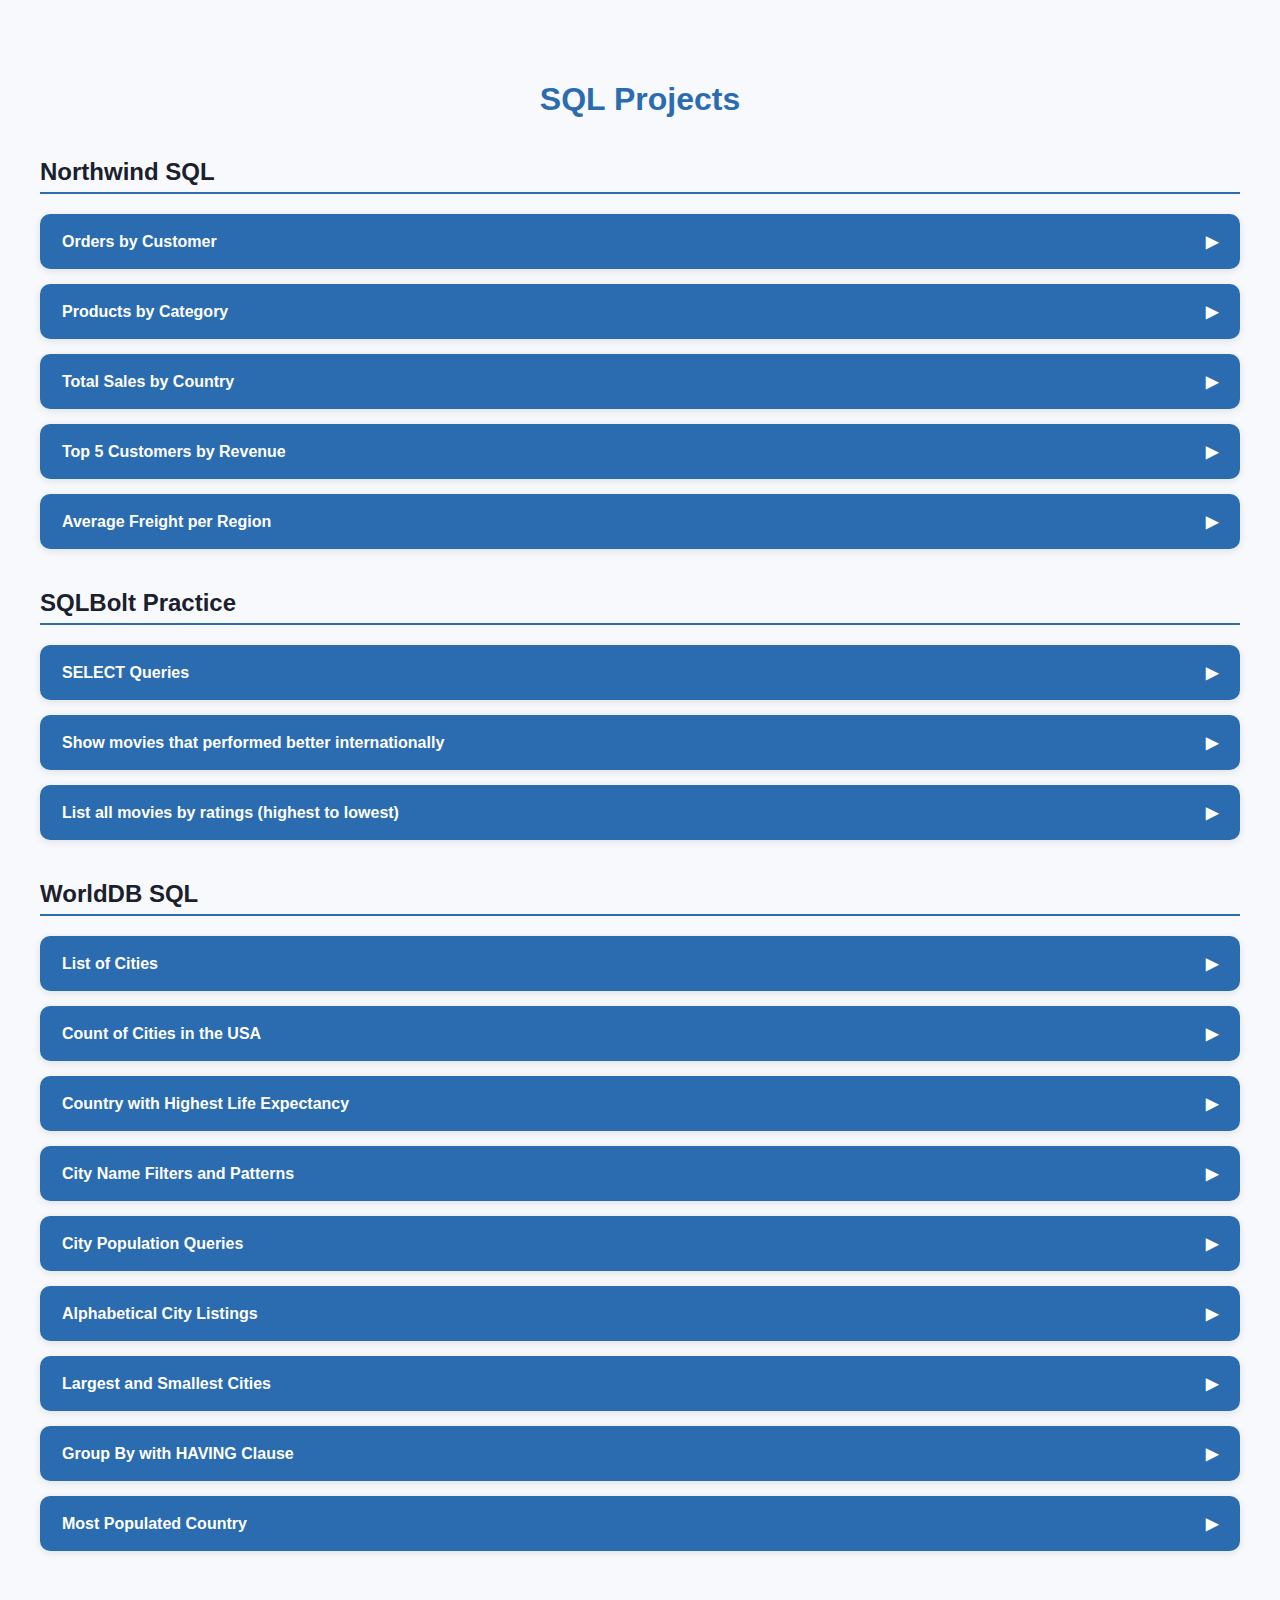
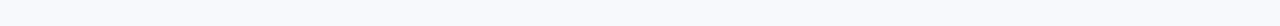
<file: sql.html>
<!DOCTYPE html>
<html lang="en">
<head>
  <meta charset="UTF-8" />
  <meta name="viewport" content="width=device-width, initial-scale=1.0"/>
  <title>SQL Practice Combined</title>
  <style>
    body {
      font-family: 'Segoe UI', sans-serif;
      background: #f7f9fc;
      margin: 0;
      padding: 0;
    }

    .container {
      max-width: 1200px;
      margin: 40px auto;
      padding: 20px;
    }

    h1 {
      text-align: center;
      color: #2b6cb0;
      margin-bottom: 40px;
    }

    h2 {
      color: #1a202c;
      border-bottom: 2px solid #2b6cb0;
      padding-bottom: 6px;
      margin-top: 40px;
    }

    .accordion {
      background: #ffffff;
      border-radius: 10px;
      box-shadow: 0 2px 8px rgba(0, 0, 0, 0.1);
      margin-bottom: 15px;
      overflow: hidden;
    }

    .accordion-header {
      cursor: pointer;
      padding: 18px 22px;
      background-color: #2b6cb0;
      color: white;
      font-weight: bold;
      display: flex;
      justify-content: space-between;
      align-items: center;
      transition: background-color 0.3s;
    }

    .accordion-header:hover {
      background-color: #245991;
    }

    .accordion-content {
      max-height: 0;
      overflow: hidden;
      transition: max-height 0.5s ease, padding 0.5s ease;
      background-color: #f1f5f9;
      padding: 0 22px;
    }

    .accordion-content.open {
      padding: 20px 22px;
      max-height: 1000px;
    }

    .zoom-box {
      margin: 10px 0;
      padding: 16px;
      background-color: #e2e8f0;
      border-radius: 8px;
      transition: transform 0.3s ease;
    }

    .zoom-box:hover {
      transform: scale(1.02);
      background-color: #dbeafe;
    }

    pre {
      background: #1e293b;
      color: #f8fafc;
      padding: 12px;
      border-radius: 6px;
      overflow-x: auto;
    }

    code {
      font-family: 'Courier New', monospace;
    }

    .icon {
      transition: transform 0.4s ease;
    }

    .icon.rotate {
      transform: rotate(90deg);
    }
  </style>
</head>
<body>
  <div class="container">
    <h1>SQL Projects</h1>

    <h2>Northwind SQL </h2>
    <!-- Inserted content -->
    <div class="accordion">
      <div class="accordion-header" onclick="toggleAccordion(this)">
        Orders by Customer <span class="icon">▶</span>
      </div>
      <div class="accordion-content">
        <div class="zoom-box">
          <strong>Description:</strong> Retrieve the list of orders along with the corresponding customer names.
        </div>
        <div class="zoom-box">
          <strong>SQL Query:</strong>
          <pre><code>SELECT Orders.OrderID, Customers.CompanyName 
FROM Orders
JOIN Customers ON Orders.CustomerID = Customers.CustomerID;</code></pre>
        </div>
      </div>
    </div>

    <!-- Products by Category -->
    <div class="accordion">
      <div class="accordion-header" onclick="toggleAccordion(this)">
        Products by Category <span class="icon">▶</span>
      </div>
      <div class="accordion-content">
        <div class="zoom-box">
          <strong>Description:</strong> List all products with their corresponding category names.
        </div>
        <div class="zoom-box">
          <strong>SQL Query:</strong>
          <pre><code>SELECT Products.ProductName, Categories.CategoryName 
FROM Products
JOIN Categories ON Products.CategoryID = Categories.CategoryID;</code></pre>
        </div>
      </div>
    </div>

    <!-- Total Sales by Country -->
    <div class="accordion">
      <div class="accordion-header" onclick="toggleAccordion(this)">
        Total Sales by Country <span class="icon">▶</span>
      </div>
      <div class="accordion-content">
        <div class="zoom-box">
          <strong>Description:</strong> Calculate the total sales per country.
        </div>
        <div class="zoom-box">
          <strong>SQL Query:</strong>
          <pre><code>SELECT Customers.Country, SUM(OrderDetails.UnitPrice * OrderDetails.Quantity) AS TotalSales
FROM Orders
JOIN Customers ON Orders.CustomerID = Customers.CustomerID
JOIN OrderDetails ON Orders.OrderID = OrderDetails.OrderID
GROUP BY Customers.Country
ORDER BY TotalSales DESC;</code></pre>
        </div>
      </div>
    </div>

    <!-- Top 5 Customers by Revenue -->
    <div class="accordion">
      <div class="accordion-header" onclick="toggleAccordion(this)">
        Top 5 Customers by Revenue <span class="icon">▶</span>
      </div>
      <div class="accordion-content">
        <div class="zoom-box">
          <strong>Description:</strong> Find the top 5 customers who have spent the most.
        </div>
        <div class="zoom-box">
          <strong>SQL Query:</strong>
          <pre><code>SELECT Customers.CompanyName, SUM(OrderDetails.UnitPrice * OrderDetails.Quantity) AS Revenue
FROM Orders
JOIN Customers ON Orders.CustomerID = Customers.CustomerID
JOIN OrderDetails ON Orders.OrderID = OrderDetails.OrderID
GROUP BY Customers.CompanyName
ORDER BY Revenue DESC
LIMIT 5;</code></pre>
        </div>
      </div>
    </div>

    <!-- Average Freight per Region -->
    <div class="accordion">
      <div class="accordion-header" onclick="toggleAccordion(this)">
        Average Freight per Region <span class="icon">▶</span>
      </div>
      <div class="accordion-content">
        <div class="zoom-box">
          <strong>Description:</strong> Show average freight cost grouped by region.
        </div>
        <div class="zoom-box">
          <strong>SQL Query:</strong>
          <pre><code>SELECT Region, AVG(Freight) AS AvgFreight
FROM Orders
JOIN Customers ON Orders.CustomerID = Customers.CustomerID
GROUP BY Region
HAVING Region IS NOT NULL;</code></pre>
        </div>
      </div>
    </div>


    <h2>SQLBolt Practice </h2>
    <!-- Inserted content -->
    <div class="accordion">
      <div class="accordion-header" onclick="toggleAccordion(this)">
        SELECT Queries <span class="icon">▶</span>
      </div>
      <div class="accordion-content">
        <div class="zoom-box">
          <strong>Description:</strong> Learn how to retrieve data from a table using SELECT statements.
        </div>
        <div class="zoom-box">
          <strong>SQL Query:</strong>
          <pre><code>SELECT name, age FROM students WHERE age > 20;</code></pre>
        </div>
        <div class="zoom-box">
          <strong>Output:</strong>
          <pre><code>+----------+-----+
| name     | age |
+----------+-----+
| Alice    | 21  |
| Johnson  | 23  |
+----------+-----+</code></pre>
        </div>
      </div>
    </div>
<!-- Section 6 -->
<div class="accordion">
  <div class="accordion-header" onclick="toggleAccordion(this)">
    Show movies that performed better internationally <span class="icon">▶</span>
  </div>
  <div class="accordion-content">
    <div class="zoom-box">
      <strong>Description:</strong> List movies where international sales exceeded domestic sales.
    </div>
    <div class="zoom-box">
      <strong>SQL Query:</strong>
      <pre><code>SELECT Title, Domestic_sales, International_sales 
FROM movies 
JOIN Boxoffice ON movies.id = Boxoffice.movie_id 
WHERE International_sales > Domestic_sales;</code></pre>
    </div>
  </div>
</div>

<!-- Section 7 -->
<div class="accordion">
  <div class="accordion-header" onclick="toggleAccordion(this)">
    List all movies by ratings (highest to lowest) <span class="icon">▶</span>
  </div>
  <div class="accordion-content">
    <div class="zoom-box">
      <strong>Description:</strong> Join with box office data and sort all movies by rating.
    </div>
    <div class="zoom-box">
      <strong>SQL Query:</strong>
      <pre><code>SELECT Title, Rating 
FROM movies 
JOIN Boxoffice ON movies.id = Boxoffice.movie_id 
ORDER BY Rating DESC;</code></pre>
    </div>
  </div>
</div>

    
    <h2>WorldDB SQL </h2>
    <!-- Inserted content -->
    <div class="accordion">
      <div class="accordion-header" onclick="toggleAccordion(this)">
        List of Cities <span class="icon">▶</span>
      </div>
      <div class="accordion-content">
        <div class="zoom-box">
          <pre><code>SELECT DISTINCT CountryCode, Name, District FROM city;</code></pre>
        </div>
      </div>
    </div>
  
    <!-- 3 -->
    <div class="accordion">
      <div class="accordion-header" onclick="toggleAccordion(this)">
        Count of Cities in the USA <span class="icon">▶</span>
      </div>
      <div class="accordion-content">
        <div class="zoom-box"><pre><code>-- Using JOIN
SELECT COUNT(DISTINCT city.Name) AS CitiesInUSA, country.Name 
FROM city 
JOIN country ON city.CountryCode = country.Code 
WHERE country.Name = 'United States';

-- Without JOIN
SELECT COUNT(DISTINCT Name) AS CitiesInUSA 
FROM city 
WHERE CountryCode IN (
    SELECT Code FROM country WHERE Name = 'United States'
);</code></pre></div>
      </div>
    </div>

    <!-- 4 -->
    <div class="accordion">
      <div class="accordion-header" onclick="toggleAccordion(this)">
        Country with Highest Life Expectancy <span class="icon">▶</span>
      </div>
      <div class="accordion-content">
        <div class="zoom-box"><pre><code>SELECT Name AS CountryName, LifeExpectancy 
FROM country 
WHERE LifeExpectancy = (SELECT MAX(LifeExpectancy) FROM country);</code></pre></div>
      </div>
    </div>

    <!-- 5 -->
    <div class="accordion">
      <div class="accordion-header" onclick="toggleAccordion(this)">
        City Name Filters and Patterns <span class="icon">▶</span>
      </div>
      <div class="accordion-content">
        <div class="zoom-box"><pre><code>-- Cities starting with 'New'
SELECT Name FROM world.city WHERE Name LIKE 'New%';

-- Cities starting with 'Be' sorted by population
SELECT * FROM world.city 
WHERE Name LIKE 'Be%' 
ORDER BY Population DESC;</code></pre></div>
      </div>
    </div>

    <!-- 6 -->
    <div class="accordion">
      <div class="accordion-header" onclick="toggleAccordion(this)">
        City Population Queries <span class="icon">▶</span>
      </div>
      <div class="accordion-content">
        <div class="zoom-box"><pre><code>-- Top 10 populous cities
SELECT * FROM world.city 
ORDER BY Population DESC 
LIMIT 10;

-- Cities with population > 2M
SELECT * FROM world.city 
WHERE Population > 2000000 
ORDER BY Population DESC;

-- Cities between 500K and 1M
SELECT Name, CountryCode, Population 
FROM world.city 
WHERE Population BETWEEN 500000 AND 1000000 
ORDER BY Population DESC;</code></pre></div>
      </div>
    </div>

    <!-- 7 -->
    <div class="accordion">
      <div class="accordion-header" onclick="toggleAccordion(this)">
        Alphabetical City Listings <span class="icon">▶</span>
      </div>
      <div class="accordion-content">
        <div class="zoom-box"><pre><code>SELECT Name FROM world.city ORDER BY Name ASC;</code></pre></div>
      </div>
    </div>

    <!-- 8 -->
    <div class="accordion">
      <div class="accordion-header" onclick="toggleAccordion(this)">
        Largest and Smallest Cities <span class="icon">▶</span>
      </div>
      <div class="accordion-content">
        <div class="zoom-box"><pre><code>-- Most populous city
SELECT Name AS CityName, CountryCode, Population 
FROM world.city 
ORDER BY Population DESC 
LIMIT 1;

-- 10 least populous cities
SELECT Name AS CityName, CountryCode, Population 
FROM world.city 
ORDER BY Population ASC 
LIMIT 10;</code></pre></div>
      </div>
    </div>

    <!-- 9 -->
    <div class="accordion">
      <div class="accordion-header" onclick="toggleAccordion(this)">
        Group By with HAVING Clause <span class="icon">▶</span>
      </div>
      <div class="accordion-content">
        <div class="zoom-box"><pre><code>-- Group cities by name
SELECT Name AS CityName, COUNT(Name) AS OccurrenceCount 
FROM world.city 
GROUP BY Name 
ORDER BY Name ASC;

-- Optional filter
-- HAVING COUNT(Name) > 3</code></pre></div>
      </div>
    </div>

    <!-- 10 -->
    <div class="accordion">
      <div class="accordion-header" onclick="toggleAccordion(this)">
        Most Populated Country <span class="icon">▶</span>
      </div>
      <div class="accordion-content">
        <div class="zoom-box"><pre><code>SELECT Name AS CountryName, Population 
FROM world.country 
ORDER BY Population DESC 
LIMIT 1;</code></pre></div>
      </div>
    </div>
  </div>
  
  <script>
    function toggleAccordion(header) {
      const icon = header.querySelector(".icon");
      const content = header.nextElementSibling;
      const isOpen = content.classList.contains("open");

      document.querySelectorAll(".accordion-content").forEach(c => c.classList.remove("open"));
      document.querySelectorAll(".icon").forEach(i => i.classList.remove("rotate"));

      if (!isOpen) {
        content.classList.add("open");
        icon.classList.add("rotate");
      }
    }
  </script>
</body>
</html>
</file>
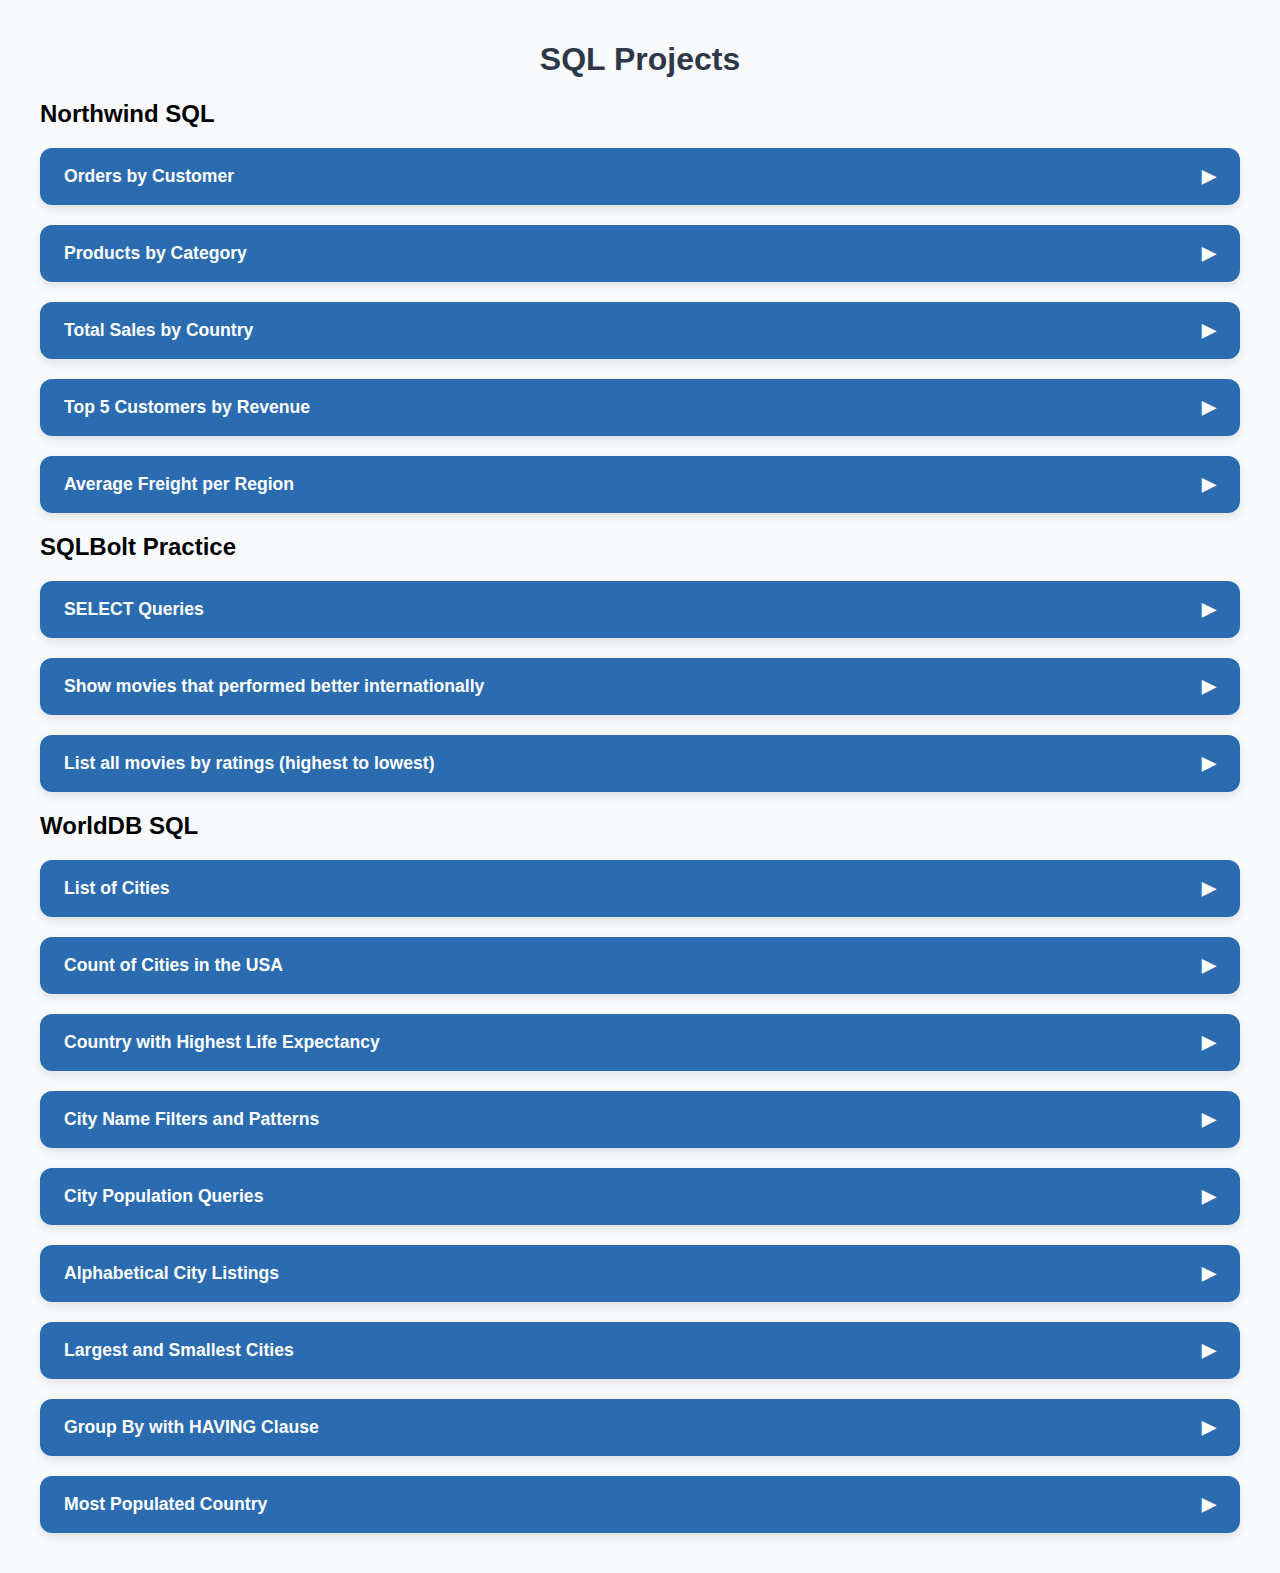
<file: sql1.html>
<!DOCTYPE html>
<html lang="en">
<head>
  <meta charset="UTF-8" />
  <meta name="viewport" content="width=device-width, initial-scale=1.0"/>
  <title>Retail Sales Project</title>
  <style>
    body {
      font-family: 'Segoe UI', Tahoma, Geneva, Verdana, sans-serif;
      background-color: #f8fafc;
      margin: 0;
      padding: 20px;
    }

    .container {
      max-width: 1200px;
      margin: auto;
    }

    h1 {
      text-align: center;
      color: #2d3748;
    }

    .accordion {
      background-color: #ffffff;
      border-radius: 12px;
      box-shadow: 0 4px 10px rgba(0,0,0,0.1);
      margin: 20px 0;
      overflow: hidden;
    }

    .accordion-header {
      background-color: #2b6cb0;
      color: white;
      padding: 18px 24px;
      cursor: pointer;
      font-weight: bold;
      font-size: 1.1rem;
      display: flex;
      justify-content: space-between;
      align-items: center;
    }

    .accordion-header:hover {
      background-color: #24548c;
    }

    .accordion-content, .a {
      max-height: 0;
      overflow: hidden;
      transition: max-height 0.4s ease;
      background: #f1f5f9;
      padding: 0 24px;
    }

    .accordion-content.open {
      max-height: 1000px;
      padding: 20px 24px;
    }

    .zoom-box {
      background-color: #e2e8f0;
      padding: 18px;
      margin: 10px 0;
      border-radius: 8px;
      transition: transform 0.3s ease;
    }

    .zoom-box:hover {
      transform: scale(1.02);
      background-color: #cbd5e1;
    }

    img {
      max-width: 100%;
      border-radius: 8px;
      margin-top: 15px;
    }

    .icon {
      transition: transform 0.4s ease;
    }

    .icon.rotate {
      transform: rotate(90deg);
    }

    .screenshot-scroll {
  max-height: 300px;       /* Adjust height as needed */
  overflow: auto;
  border: 1px solid #ccc;
  border-radius: 8px;
  padding: 10px;
  background-color: #f9fafb;
  }
  </style>
</head>
<body>
  <div class="container">
    <h1>SQL Projects</h1>
    <h2>Northwind SQL </h2>
    <!-- Inserted content -->
    <div class="accordion">
      <div class="accordion-header" onclick="toggleAccordion(this)">
        Orders by Customer <span class="icon">▶</span>
      </div>
      <div class="accordion-content">
        <div class="zoom-box">
          <strong>Description:</strong> Retrieve the list of orders along with the corresponding customer names.
        </div>
        <div class="zoom-box">
          <strong>SQL Query:</strong>
          <pre><code>SELECT Orders.OrderID, Customers.CompanyName 
FROM Orders
JOIN Customers ON Orders.CustomerID = Customers.CustomerID;</code></pre>
        </div>
      </div>
    </div>

    <!-- Products by Category -->
    <div class="accordion">
      <div class="accordion-header" onclick="toggleAccordion(this)">
        Products by Category <span class="icon">▶</span>
      </div>
      <div class="accordion-content">
        <div class="zoom-box">
          <strong>Description:</strong> List all products with their corresponding category names.
        </div>
        <div class="zoom-box">
          <strong>SQL Query:</strong>
          <pre><code>SELECT Products.ProductName, Categories.CategoryName 
FROM Products
JOIN Categories ON Products.CategoryID = Categories.CategoryID;</code></pre>
        </div>
      </div>
    </div>

    <!-- Total Sales by Country -->
    <div class="accordion">
      <div class="accordion-header" onclick="toggleAccordion(this)">
        Total Sales by Country <span class="icon">▶</span>
      </div>
      <div class="accordion-content">
        <div class="zoom-box">
          <strong>Description:</strong> Calculate the total sales per country.
        </div>
        <div class="zoom-box">
          <strong>SQL Query:</strong>
          <pre><code>SELECT Customers.Country, SUM(OrderDetails.UnitPrice * OrderDetails.Quantity) AS TotalSales
FROM Orders
JOIN Customers ON Orders.CustomerID = Customers.CustomerID
JOIN OrderDetails ON Orders.OrderID = OrderDetails.OrderID
GROUP BY Customers.Country
ORDER BY TotalSales DESC;</code></pre>
        </div>
      </div>
    </div>

    <!-- Top 5 Customers by Revenue -->
    <div class="accordion">
      <div class="accordion-header" onclick="toggleAccordion(this)">
        Top 5 Customers by Revenue <span class="icon">▶</span>
      </div>
      <div class="accordion-content">
        <div class="zoom-box">
          <strong>Description:</strong> Find the top 5 customers who have spent the most.
        </div>
        <div class="zoom-box">
          <strong>SQL Query:</strong>
          <pre><code>SELECT Customers.CompanyName, SUM(OrderDetails.UnitPrice * OrderDetails.Quantity) AS Revenue
FROM Orders
JOIN Customers ON Orders.CustomerID = Customers.CustomerID
JOIN OrderDetails ON Orders.OrderID = OrderDetails.OrderID
GROUP BY Customers.CompanyName
ORDER BY Revenue DESC
LIMIT 5;</code></pre>
        </div>
      </div>
    </div>

    <!-- Average Freight per Region -->
    <div class="accordion">
      <div class="accordion-header" onclick="toggleAccordion(this)">
        Average Freight per Region <span class="icon">▶</span>
      </div>
      <div class="accordion-content">
        <div class="zoom-box">
          <strong>Description:</strong> Show average freight cost grouped by region.
        </div>
        <div class="zoom-box">
          <strong>SQL Query:</strong>
          <pre><code>SELECT Region, AVG(Freight) AS AvgFreight
FROM Orders
JOIN Customers ON Orders.CustomerID = Customers.CustomerID
GROUP BY Region
HAVING Region IS NOT NULL;</code></pre>
        </div>
      </div>
    </div>


    <h2>SQLBolt Practice </h2>
    <!-- Inserted content -->
    <div class="accordion">
      <div class="accordion-header" onclick="toggleAccordion(this)">
        SELECT Queries <span class="icon">▶</span>
      </div>
      <div class="accordion-content">
        <div class="zoom-box">
          <strong>Description:</strong> Learn how to retrieve data from a table using SELECT statements.
        </div>
        <div class="zoom-box">
          <strong>SQL Query:</strong>
          <pre><code>SELECT name, age FROM students WHERE age > 20;</code></pre>
        </div>
        <div class="zoom-box">
          <strong>Output:</strong>
          <pre><code>+----------+-----+
| name     | age |
+----------+-----+
| Alice    | 21  |
| Johnson  | 23  |
+----------+-----+</code></pre>
        </div>
      </div>
    </div>
<!-- Section 6 -->
<div class="accordion">
  <div class="accordion-header" onclick="toggleAccordion(this)">
    Show movies that performed better internationally <span class="icon">▶</span>
  </div>
  <div class="accordion-content">
    <div class="zoom-box">
      <strong>Description:</strong> List movies where international sales exceeded domestic sales.
    </div>
    <div class="zoom-box">
      <strong>SQL Query:</strong>
      <pre><code>SELECT Title, Domestic_sales, International_sales 
FROM movies 
JOIN Boxoffice ON movies.id = Boxoffice.movie_id 
WHERE International_sales > Domestic_sales;</code></pre>
    </div>
  </div>
</div>

<!-- Section 7 -->
<div class="accordion">
  <div class="accordion-header" onclick="toggleAccordion(this)">
    List all movies by ratings (highest to lowest) <span class="icon">▶</span>
  </div>
  <div class="accordion-content">
    <div class="zoom-box">
      <strong>Description:</strong> Join with box office data and sort all movies by rating.
    </div>
    <div class="zoom-box">
      <strong>SQL Query:</strong>
      <pre><code>SELECT Title, Rating 
FROM movies 
JOIN Boxoffice ON movies.id = Boxoffice.movie_id 
ORDER BY Rating DESC;</code></pre>
    </div>
  </div>
</div>

    
    <h2>WorldDB SQL </h2>
    <!-- Inserted content -->
    <div class="accordion">
      <div class="accordion-header" onclick="toggleAccordion(this)">
        List of Cities <span class="icon">▶</span>
      </div>
      <div class="accordion-content">
        <div class="zoom-box">
          <pre><code>SELECT DISTINCT CountryCode, Name, District FROM city;</code></pre>
        </div>
      </div>
    </div>
  
    <!-- 3 -->
    <div class="accordion">
      <div class="accordion-header" onclick="toggleAccordion(this)">
        Count of Cities in the USA <span class="icon">▶</span>
      </div>
      <div class="accordion-content">
        <div class="zoom-box"><pre><code>-- Using JOIN
SELECT COUNT(DISTINCT city.Name) AS CitiesInUSA, country.Name 
FROM city 
JOIN country ON city.CountryCode = country.Code 
WHERE country.Name = 'United States';

-- Without JOIN
SELECT COUNT(DISTINCT Name) AS CitiesInUSA 
FROM city 
WHERE CountryCode IN (
    SELECT Code FROM country WHERE Name = 'United States'
);</code></pre></div>
      </div>
    </div>

    <!-- 4 -->
    <div class="accordion">
      <div class="accordion-header" onclick="toggleAccordion(this)">
        Country with Highest Life Expectancy <span class="icon">▶</span>
      </div>
      <div class="accordion-content">
        <div class="zoom-box"><pre><code>SELECT Name AS CountryName, LifeExpectancy 
FROM country 
WHERE LifeExpectancy = (SELECT MAX(LifeExpectancy) FROM country);</code></pre></div>
      </div>
    </div>

    <!-- 5 -->
    <div class="accordion">
      <div class="accordion-header" onclick="toggleAccordion(this)">
        City Name Filters and Patterns <span class="icon">▶</span>
      </div>
      <div class="accordion-content">
        <div class="zoom-box"><pre><code>-- Cities starting with 'New'
SELECT Name FROM world.city WHERE Name LIKE 'New%';

-- Cities starting with 'Be' sorted by population
SELECT * FROM world.city 
WHERE Name LIKE 'Be%' 
ORDER BY Population DESC;</code></pre></div>
      </div>
    </div>

    <!-- 6 -->
    <div class="accordion">
      <div class="accordion-header" onclick="toggleAccordion(this)">
        City Population Queries <span class="icon">▶</span>
      </div>
      <div class="accordion-content">
        <div class="zoom-box"><pre><code>-- Top 10 populous cities
SELECT * FROM world.city 
ORDER BY Population DESC 
LIMIT 10;

-- Cities with population > 2M
SELECT * FROM world.city 
WHERE Population > 2000000 
ORDER BY Population DESC;

-- Cities between 500K and 1M
SELECT Name, CountryCode, Population 
FROM world.city 
WHERE Population BETWEEN 500000 AND 1000000 
ORDER BY Population DESC;</code></pre></div>
      </div>
    </div>

    <!-- 7 -->
    <div class="accordion">
      <div class="accordion-header" onclick="toggleAccordion(this)">
        Alphabetical City Listings <span class="icon">▶</span>
      </div>
      <div class="accordion-content">
        <div class="zoom-box"><pre><code>SELECT Name FROM world.city ORDER BY Name ASC;</code></pre></div>
      </div>
    </div>

    <!-- 8 -->
    <div class="accordion">
      <div class="accordion-header" onclick="toggleAccordion(this)">
        Largest and Smallest Cities <span class="icon">▶</span>
      </div>
      <div class="accordion-content">
        <div class="zoom-box"><pre><code>-- Most populous city
SELECT Name AS CityName, CountryCode, Population 
FROM world.city 
ORDER BY Population DESC 
LIMIT 1;

-- 10 least populous cities
SELECT Name AS CityName, CountryCode, Population 
FROM world.city 
ORDER BY Population ASC 
LIMIT 10;</code></pre></div>
      </div>
    </div>

    <!-- 9 -->
    <div class="accordion">
      <div class="accordion-header" onclick="toggleAccordion(this)">
        Group By with HAVING Clause <span class="icon">▶</span>
      </div>
      <div class="accordion-content">
        <div class="zoom-box"><pre><code>-- Group cities by name
SELECT Name AS CityName, COUNT(Name) AS OccurrenceCount 
FROM world.city 
GROUP BY Name 
ORDER BY Name ASC;

-- Optional filter
-- HAVING COUNT(Name) > 3</code></pre></div>
      </div>
    </div>

    <!-- 10 -->
    <div class="accordion">
      <div class="accordion-header" onclick="toggleAccordion(this)">
        Most Populated Country <span class="icon">▶</span>
      </div>
      <div class="accordion-content">
        <div class="zoom-box"><pre><code>SELECT Name AS CountryName, Population 
FROM world.country 
ORDER BY Population DESC 
LIMIT 1;</code></pre></div>
      </div>
    </div>
  </div>
  
  <script>
    function toggleAccordion(header) {
      const icon = header.querySelector(".icon");
      const content = header.nextElementSibling;
      const isOpen = content.classList.contains("open");

      document.querySelectorAll(".accordion-content").forEach(c => c.classList.remove("open"));
      document.querySelectorAll(".icon").forEach(i => i.classList.remove("rotate"));

      if (!isOpen) {
        content.classList.add("open");
        icon.classList.add("rotate");
      }
    }
  </script>
</body>
</html>
</file>
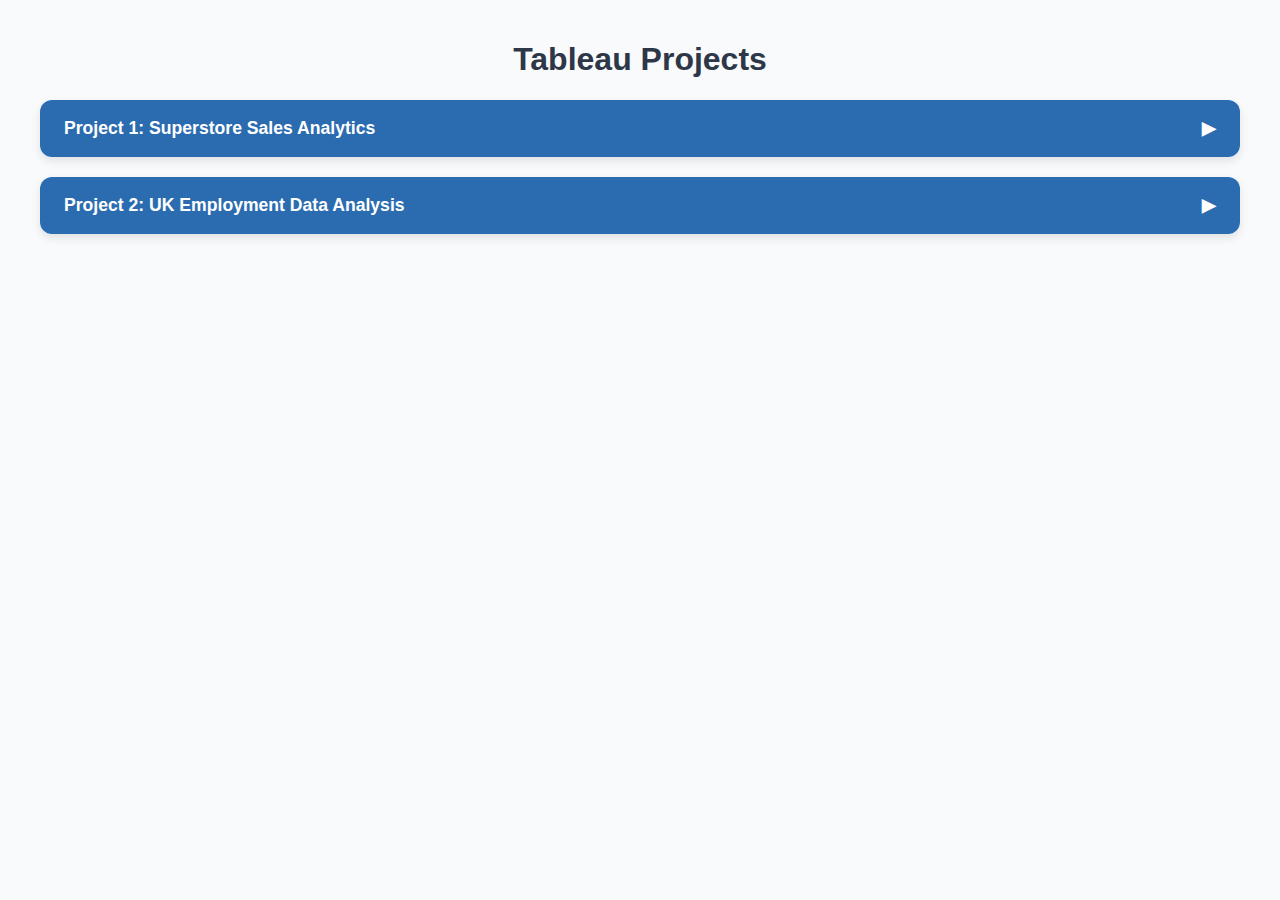
<file: Tableau.html>
<!DOCTYPE html>
<html lang="en">
<head>
  <meta charset="UTF-8" />
  <meta name="viewport" content="width=device-width, initial-scale=1.0"/>
  <title>Tableau Project</title>
  <style>
    body {
      font-family: 'Segoe UI', Tahoma, Geneva, Verdana, sans-serif;
      background-color: #f8fafc;
      margin: 0;
      padding: 20px;
    }


    footer {
      background-color: #0078d4;
      color: white;
      text-align: center;
      padding: 20px;
      font-size: 1rem;
      border-top: 4px solid #005a9e;
    }
    .container {
      max-width: 1200px;
      margin: auto;
    }

    h1 {
      text-align: center;
      color: #2d3748;
    }

    .accordion {
      background-color: #ffffff;
      border-radius: 12px;
      box-shadow: 0 4px 10px rgba(0,0,0,0.1);
      margin: 20px 0;
      overflow: hidden;
    }

    .accordion-header {
      background-color: #2b6cb0;
      color: white;
      padding: 18px 24px;
      cursor: pointer;
      font-weight: bold;
      font-size: 1.1rem;
      display: flex;
      justify-content: space-between;
      align-items: center;
    }

    .accordion-header:hover {
      background-color: #24548c;
    }

    .accordion-content {
      max-height: 0;
      overflow: hidden;
      transition: max-height 0.4s ease;
      background: #f1f5f9;
      padding: 0 24px;
    }

    .accordion-content.open {
      max-height: 2000px;
      padding: 20px 24px;
    }

    .zoom-box {
      background-color: #e2e8f0;
      padding: 18px;
      margin: 10px 0;
      border-radius: 8px;
      transition: transform 0.3s ease;
    }

    .zoom-box:hover {
      transform: scale(1.02);
      background-color: #cbd5e1;
    }

    img {
      max-width: 100%;
      border-radius: 8px;
      margin-top: 15px;
    }

    .icon {
      transition: transform 0.4s ease;
    }

    .icon.rotate {
      transform: rotate(90deg);
    }

    .screenshot-scroll {
      max-height: 900px;
      overflow: auto;
      border: 1px solid #ccc;
      border-radius: 8px;
      padding: 10px;
      background-color: #f9fafb;
    }
  </style>
</head>
<body>
  <div class="container">
    <h1>Tableau Projects</h1>

    <div class="accordion">
      <div class="accordion-header" onclick="toggleAccordion(this)">
        Project 1: Superstore Sales Analytics <span class="icon">▶</span>
      </div>
      <div class="accordion-content">
        <div class="zoom-box">
          <strong>Project Summary:</strong>
          <ul>
            <li>Interactive Tableau dashboard analyzing Superstore performance across key business dimensions. 
              The visualization provides actionable insights into regional sales, shipping efficiency, profitability, and order prioritization.</li>
          </ul>
        </div>
        <div class="zoom-box">
          <strong>My Dashboard</strong><br>
          <div class="screenshot-scroll">
            <div class='tableauPlaceholder' id='vizSuperstore' style='position: relative'>
              <noscript>
                <a href='#'><img alt='Superstore sales overview' src='https://public.tableau.com/static/images/Su/Superstoresalesoverview_17466269298260/SuperstoreSalesOverview/1_rss.png' style='border: none' /></a>
              </noscript>
              <object class='tableauViz' style='width:100%; height:800px;'>
                <param name='host_url' value='https%3A%2F%2Fpublic.tableau.com%2F' />
                <param name='embed_code_version' value='3' />
                <param name='site_root' value='' />
                <param name='name' value='Superstoresalesoverview_17466269298260&#47;SuperstoreSalesOverview' />
                <param name='tabs' value='no' />
                <param name='toolbar' value='yes' />
                <param name='static_image' value='https://public.tableau.com/static/images/Su/Superstoresalesoverview_17466269298260/SuperstoreSalesOverview/1.png' />
                <param name='animate_transition' value='yes' />
                <param name='display_static_image' value='yes' />
                <param name='display_spinner' value='yes' />
                <param name='display_overlay' value='yes' />
                <param name='display_count' value='yes' />
                <param name='language' value='en-GB' />
              </object>
            </div>
            <script type='text/javascript'>
              var script1 = document.createElement('script');
              script1.src = 'https://public.tableau.com/javascripts/api/viz_v1.js';
              document.getElementById('vizSuperstore').appendChild(script1);
            </script>
          </div>
        </div>
      </div>
    </div>

    <div class="accordion">
      <div class="accordion-header" onclick="toggleAccordion(this)">
        Project 2: UK Employment Data Analysis <span class="icon">▶</span>
      </div>
      <div class="accordion-content">
        <div class="zoom-box">
          <strong>Project Summary:</strong>
          <ul>
            <li>This Tableau dashboard analyzes UK employment trends across major cities from 2011 to 2014, highlighting key changes in various industries. The visualization provides insights into employment growth and decline patterns during this period.</li>
          </ul>
        </div>
        <div class="zoom-box">
          <strong>My Dashboard:</strong><br>
          <div class="screenshot-scroll">
            <div class='tableauPlaceholder' id='vizUKEmployment' style='position: relative'>
              <noscript>
                <a href='#'><img alt='UK Employment Dashboard' src='https://public.tableau.com/static/images/UK/UKEmploymentData_17466118827160/UKDashboard/1_rss.png' style='border: none' /></a>
              </noscript>
              <object class='tableauViz' style='width:100%; height:800px;'>
                <param name='host_url' value='https%3A%2F%2Fpublic.tableau.com%2F' />
                <param name='embed_code_version' value='3' />
                <param name='site_root' value='' />
                <param name='name' value='UKEmploymentData_17466118827160&#47;UKDashboard' />
                <param name='tabs' value='no' />
                <param name='toolbar' value='yes' />
                <param name='static_image' value='https://public.tableau.com/static/images/UK/UKEmploymentData_17466118827160/UKDashboard/1.png' />
                <param name='animate_transition' value='yes' />
                <param name='display_static_image' value='yes' />
                <param name='display_spinner' value='yes' />
                <param name='display_overlay' value='yes' />
                <param name='display_count' value='yes' />
                <param name='language' value='en-GB' />
              </object>
            </div>
            <script type='text/javascript'>
              var script2 = document.createElement('script');
              script2.src = 'https://public.tableau.com/javascripts/api/viz_v1.js';
              document.getElementById('vizUKEmployment').appendChild(script2);
            </script>
          </div>
        </div>
      </div>
    </div>
  </div>

 
  
  <script>
    function toggleAccordion(header) {
      const icon = header.querySelector(".icon");
      const content = header.nextElementSibling;
      const isOpen = content.classList.contains("open");

      document.querySelectorAll(".accordion-content").forEach(c => c.classList.remove("open"));
      document.querySelectorAll(".icon").forEach(i => i.classList.remove("rotate"));

      if (!isOpen) {
        content.classList.add("open");
        icon.classList.add("rotate");
      }
    }
  </script>
</body>
</html>
</file>
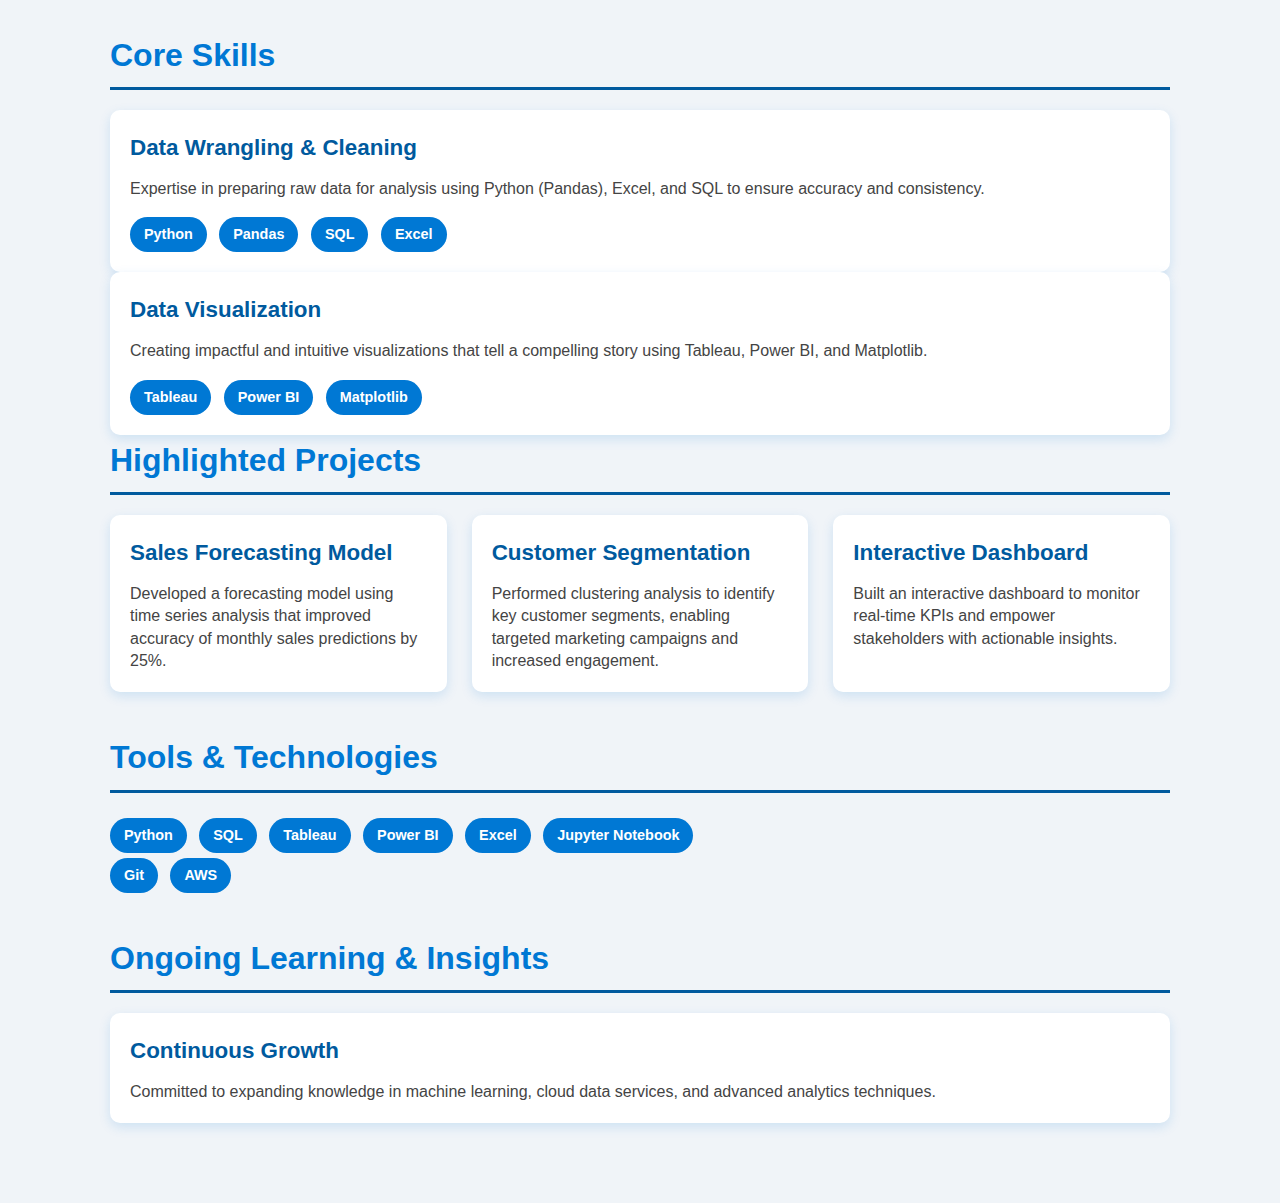
<file: tech.html>
<!DOCTYPE html>
<html lang="en">
<head>
  <meta charset="UTF-8" />
  <meta name="viewport" content="width=device-width, initial-scale=1" />
  <title>Data Journey Highlights - Home</title>
  <style>
    /* Reset & base */
    * {
      margin: 0; padding: 0; box-sizing: border-box;
    }
    body {
      font-family: 'Segoe UI', Tahoma, Geneva, Verdana, sans-serif;
      background: #f0f4f8;
      color: #333;
      line-height: 1.6;
    }
    a {
      color: #0078d4;
      text-decoration: none;
    }
    a:hover {
      text-decoration: underline;
    }

    header {
      background-color: #0078d4;
      color: white;
      padding: 25px 20px;
      text-align: center;
      border-bottom: 4px solid #005a9e;
    }
    header h1 {
      font-size: 2.8rem;
      letter-spacing: 2px;
      margin-bottom: 8px;
    }
    header p {
      font-weight: 300;
      font-size: 1.2rem;
    }

    .container {
      max-width: 1100px;
      margin: 30px auto;
      padding: 0 20px 50px;
    }

    h2.section-title {
      font-size: 2rem;
      color: #0078d4;
      border-bottom: 3px solid #005a9e;
      padding-bottom: 6px;
      margin-bottom: 20px;
    }

    /* Cards grid */
    .grid {
      display: grid;
      grid-template-columns: repeat(auto-fit,minmax(280px,1fr));
      gap: 25px;
      margin-bottom: 40px;
    }

    .card {
      background: white;
      border-radius: 10px;
      box-shadow: 0 4px 12px rgba(0, 120, 212, 0.15);
      padding: 20px;
      transition: box-shadow 0.3s ease, transform 0.3s ease;
      cursor: default;
    }
    .card:hover {
      box-shadow: 0 10px 25px rgba(0, 120, 212, 0.3);
      transform: translateY(-6px);
    }
    .card h3 {
      color: #005a9e;
      margin-bottom: 12px;
      font-size: 1.4rem;
    }
    .card p {
      color: #444;
      font-size: 1rem;
      line-height: 1.4;
    }

    /* Skill badges */
    .badges {
      margin-top: 12px;
    }
    .badge {
      display: inline-block;
      background: #0078d4;
      color: white;
      font-weight: 600;
      padding: 6px 14px;
      border-radius: 20px;
      margin: 5px 8px 0 0;
      font-size: 0.9rem;
      user-select: none;
      transition: background 0.3s ease;
    }
    .badge:hover {
      background: #005a9e;
    }

    footer {
      background-color: #0078d4;
      color: white;
      text-align: center;
      padding: 20px;
      font-size: 1rem;
      border-top: 4px solid #005a9e;
    }

    @media (max-width: 480px) {
      header h1 {
        font-size: 2rem;
      }
      h2.section-title {
        font-size: 1.5rem;
      }
    }
  </style>
</head>
<body>

<div class="container">

  <section>
    <h2 class="section-title">Core Skills</h2>
    <div class="card">
      <h3>Data Wrangling & Cleaning</h3>
      <p>Expertise in preparing raw data for analysis using Python (Pandas), Excel, and SQL to ensure accuracy and consistency.</p>
      <div class="badges">
        <span class="badge">Python</span>
        <span class="badge">Pandas</span>
        <span class="badge">SQL</span>
        <span class="badge">Excel</span>
      </div>
    </div>
    <div class="card">
      <h3>Data Visualization</h3>
      <p>Creating impactful and intuitive visualizations that tell a compelling story using Tableau, Power BI, and Matplotlib.</p>
      <div class="badges">
        <span class="badge">Tableau</span>
        <span class="badge">Power BI</span>
        <span class="badge">Matplotlib</span>
      </div>
    </div>
  </section>

  <section>
    <h2 class="section-title">Highlighted Projects</h2>
    <div class="grid">
      <div class="card">
        <h3>Sales Forecasting Model</h3>
        <p>Developed a forecasting model using time series analysis that improved accuracy of monthly sales predictions by 25%.</p>
      </div>
      <div class="card">
        <h3>Customer Segmentation</h3>
        <p>Performed clustering analysis to identify key customer segments, enabling targeted marketing campaigns and increased engagement.</p>
      </div>
      <div class="card">
        <h3>Interactive Dashboard</h3>
        <p>Built an interactive dashboard to monitor real-time KPIs and empower stakeholders with actionable insights.</p>
      </div>
    </div>
  </section>

  <section>
    <h2 class="section-title">Tools & Technologies</h2>
    <div class="badges" style="max-width: 600px;">
      <span class="badge">Python</span>
      <span class="badge">SQL</span>
      <span class="badge">Tableau</span>
      <span class="badge">Power BI</span>
      <span class="badge">Excel</span>
      <span class="badge">Jupyter Notebook</span>
      <span class="badge">Git</span>
      <span class="badge">AWS</span>
    </div>
  </section>

  <section style="margin-top: 40px;">
    <h2 class="section-title">Ongoing Learning & Insights</h2>
    <div class="card">
      <h3>Continuous Growth</h3>
      <p>Committed to expanding knowledge in machine learning, cloud data services, and advanced analytics techniques.</p>
    </div>
  </section>

</div>



</body>
</html>
</file>
